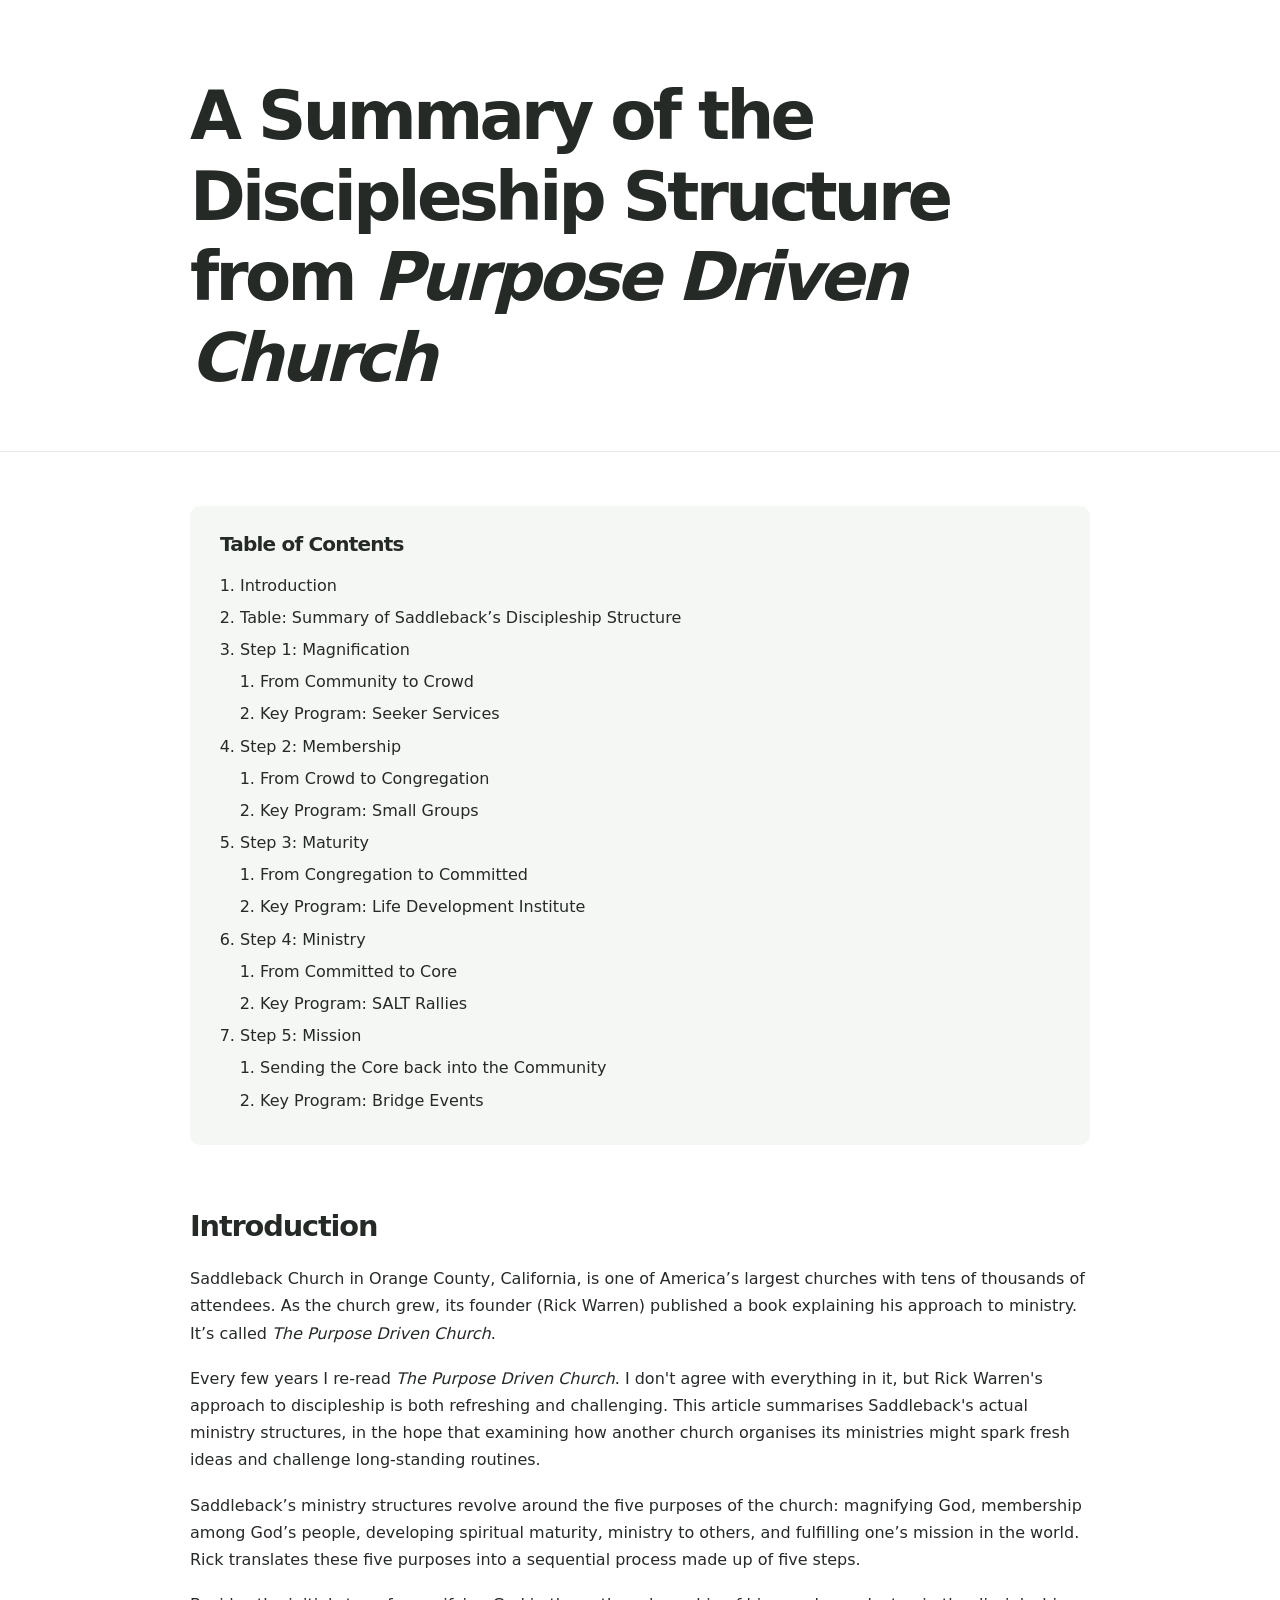
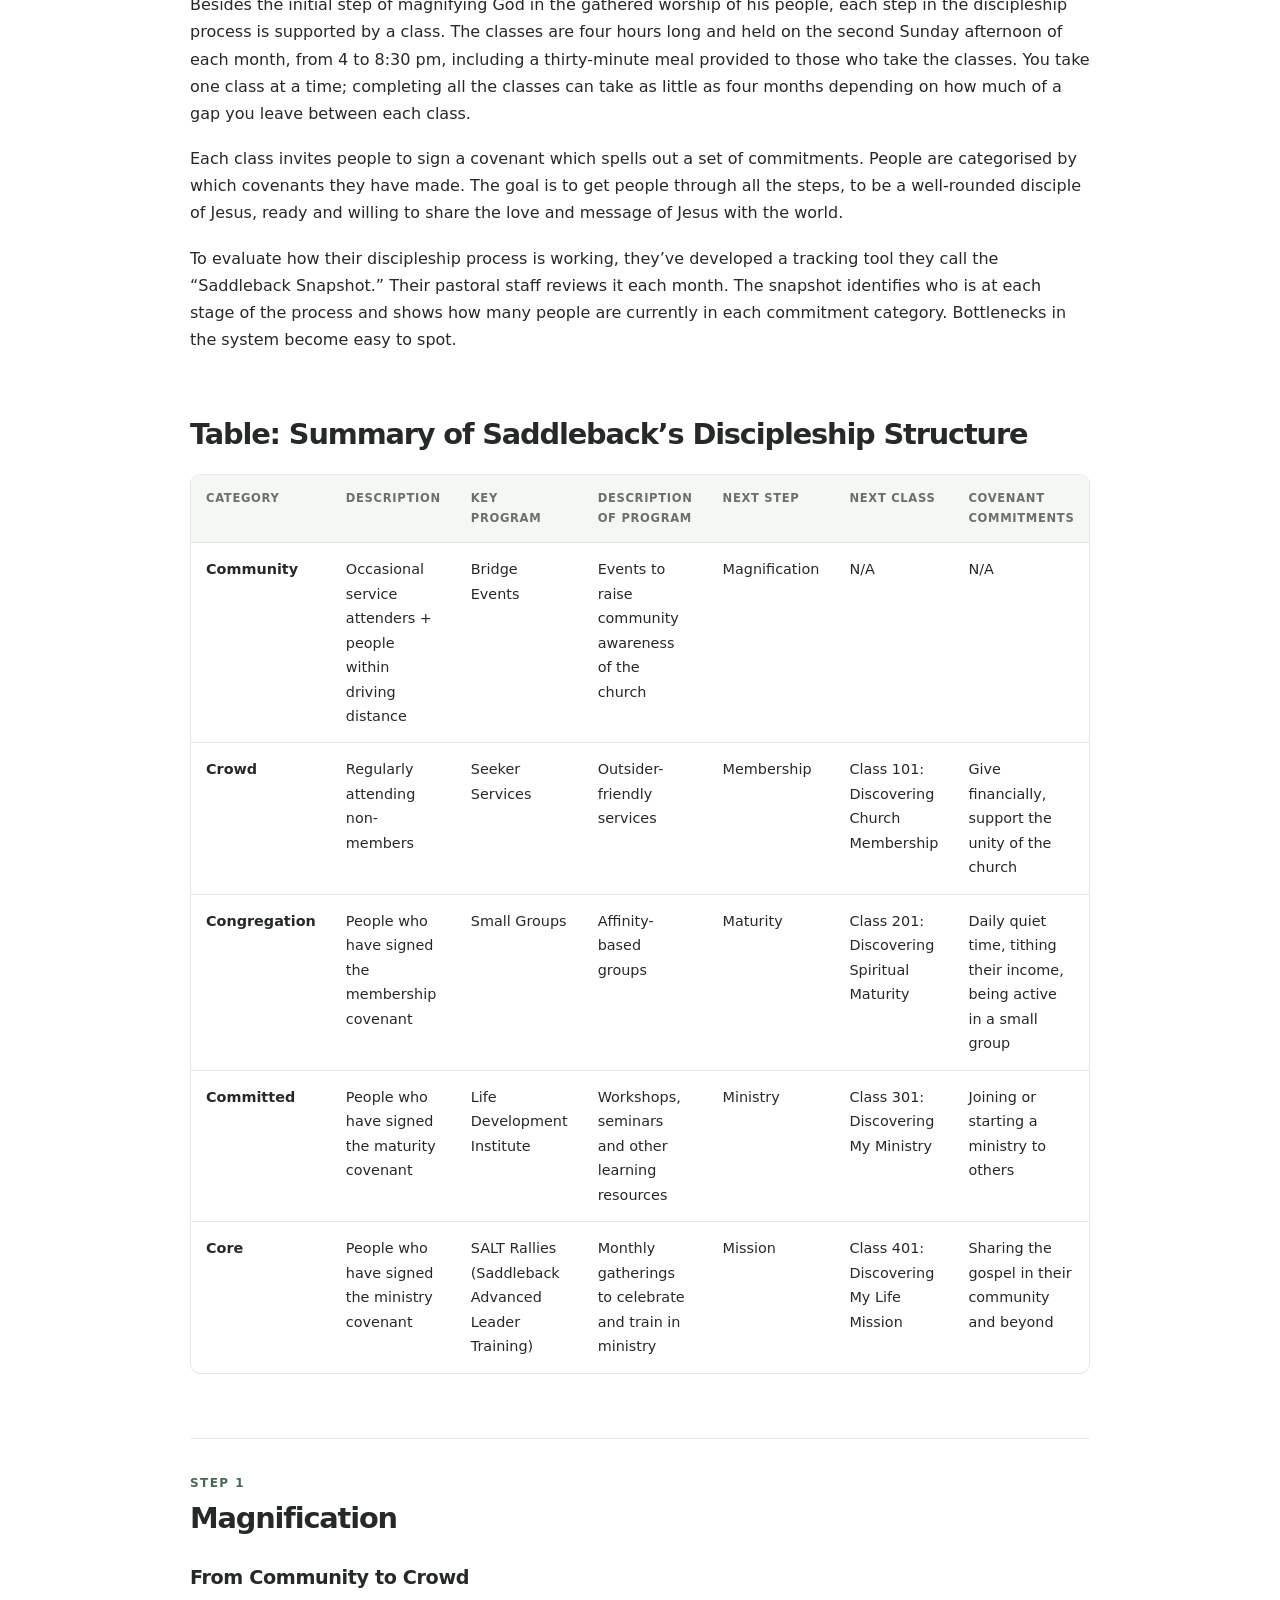
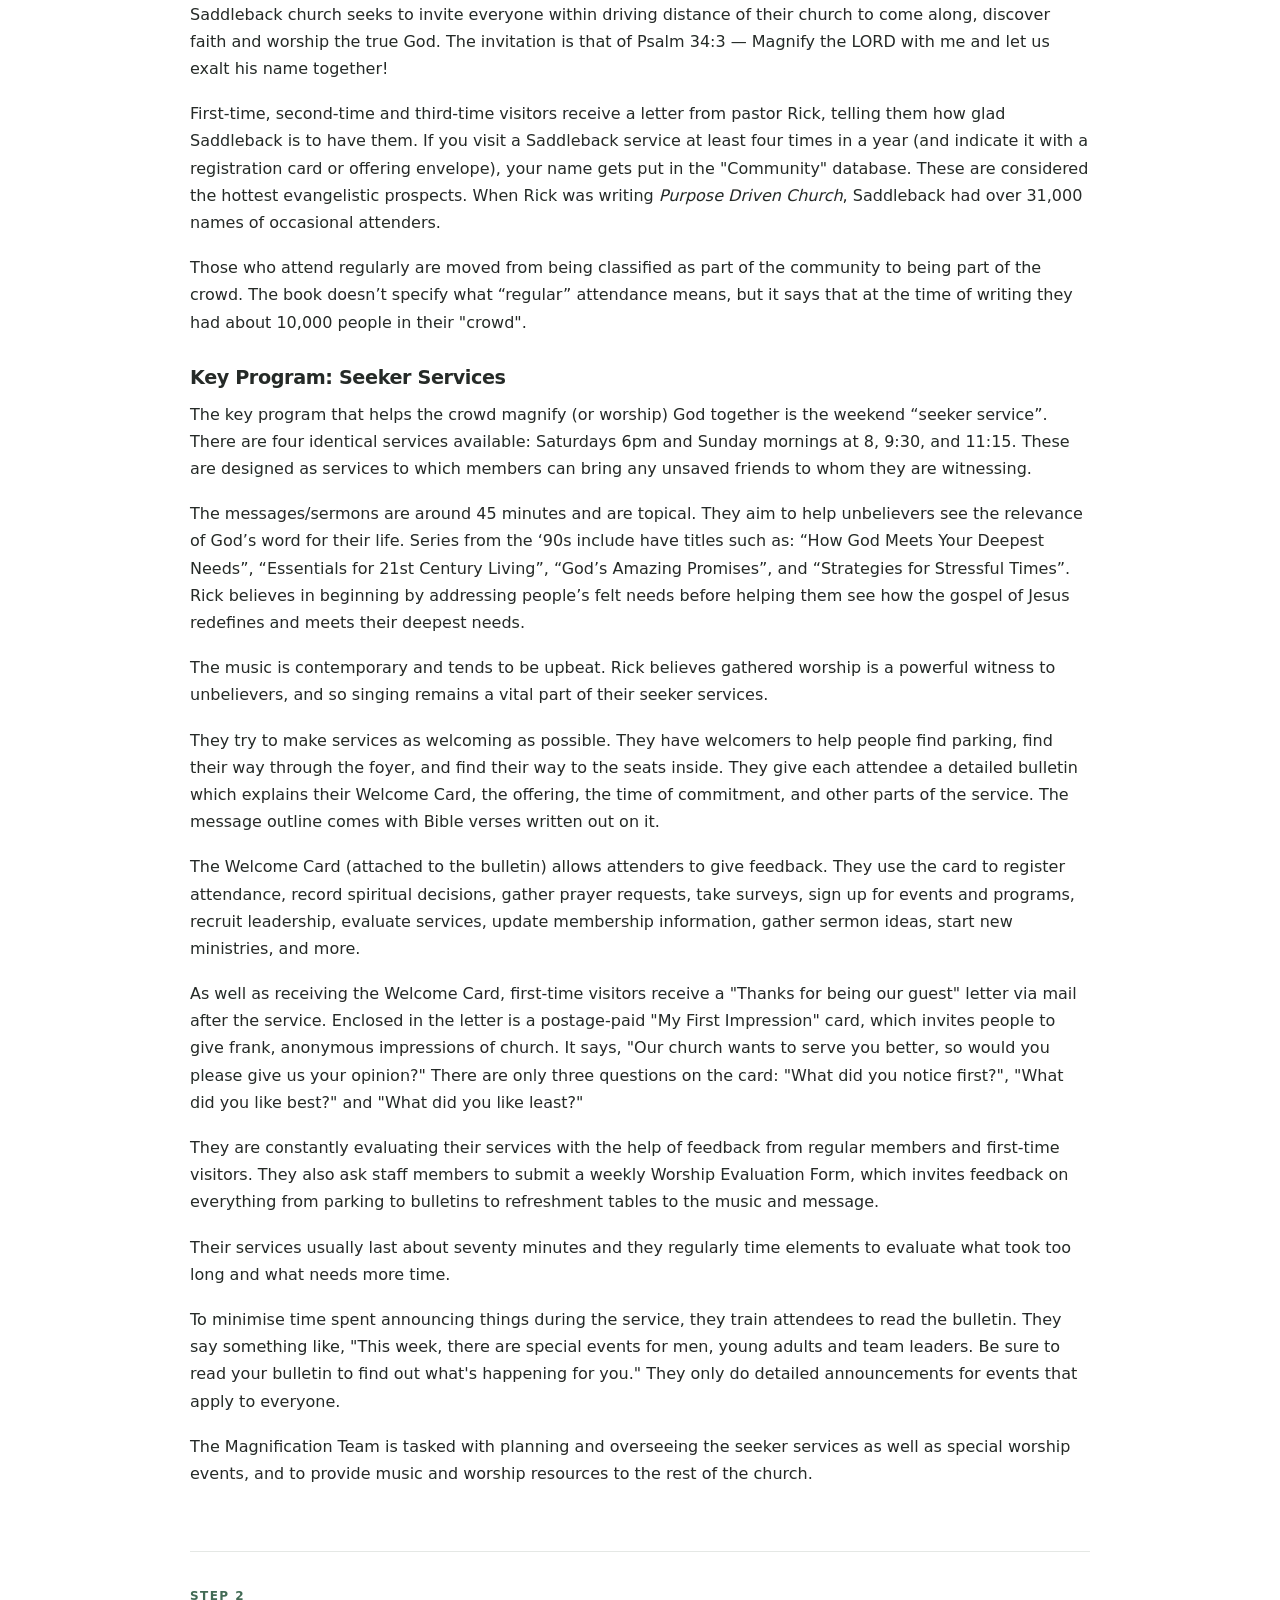
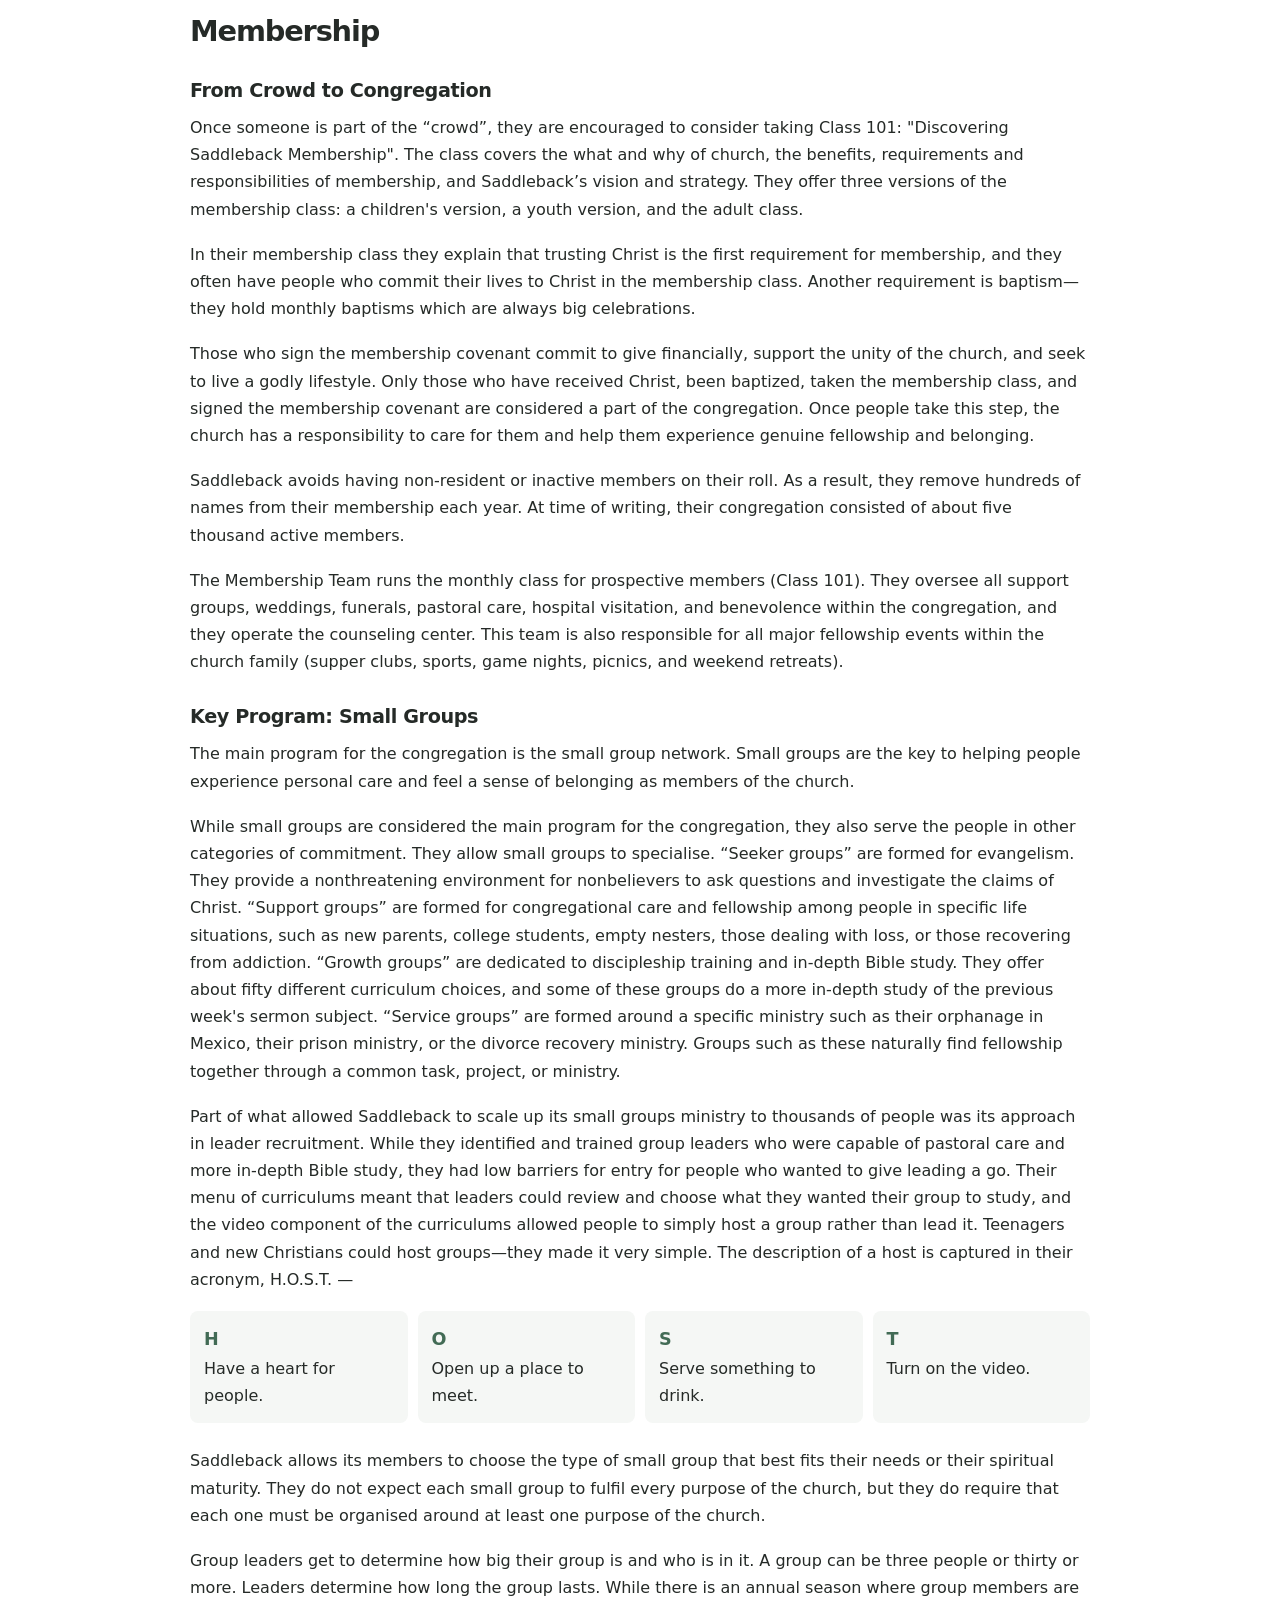
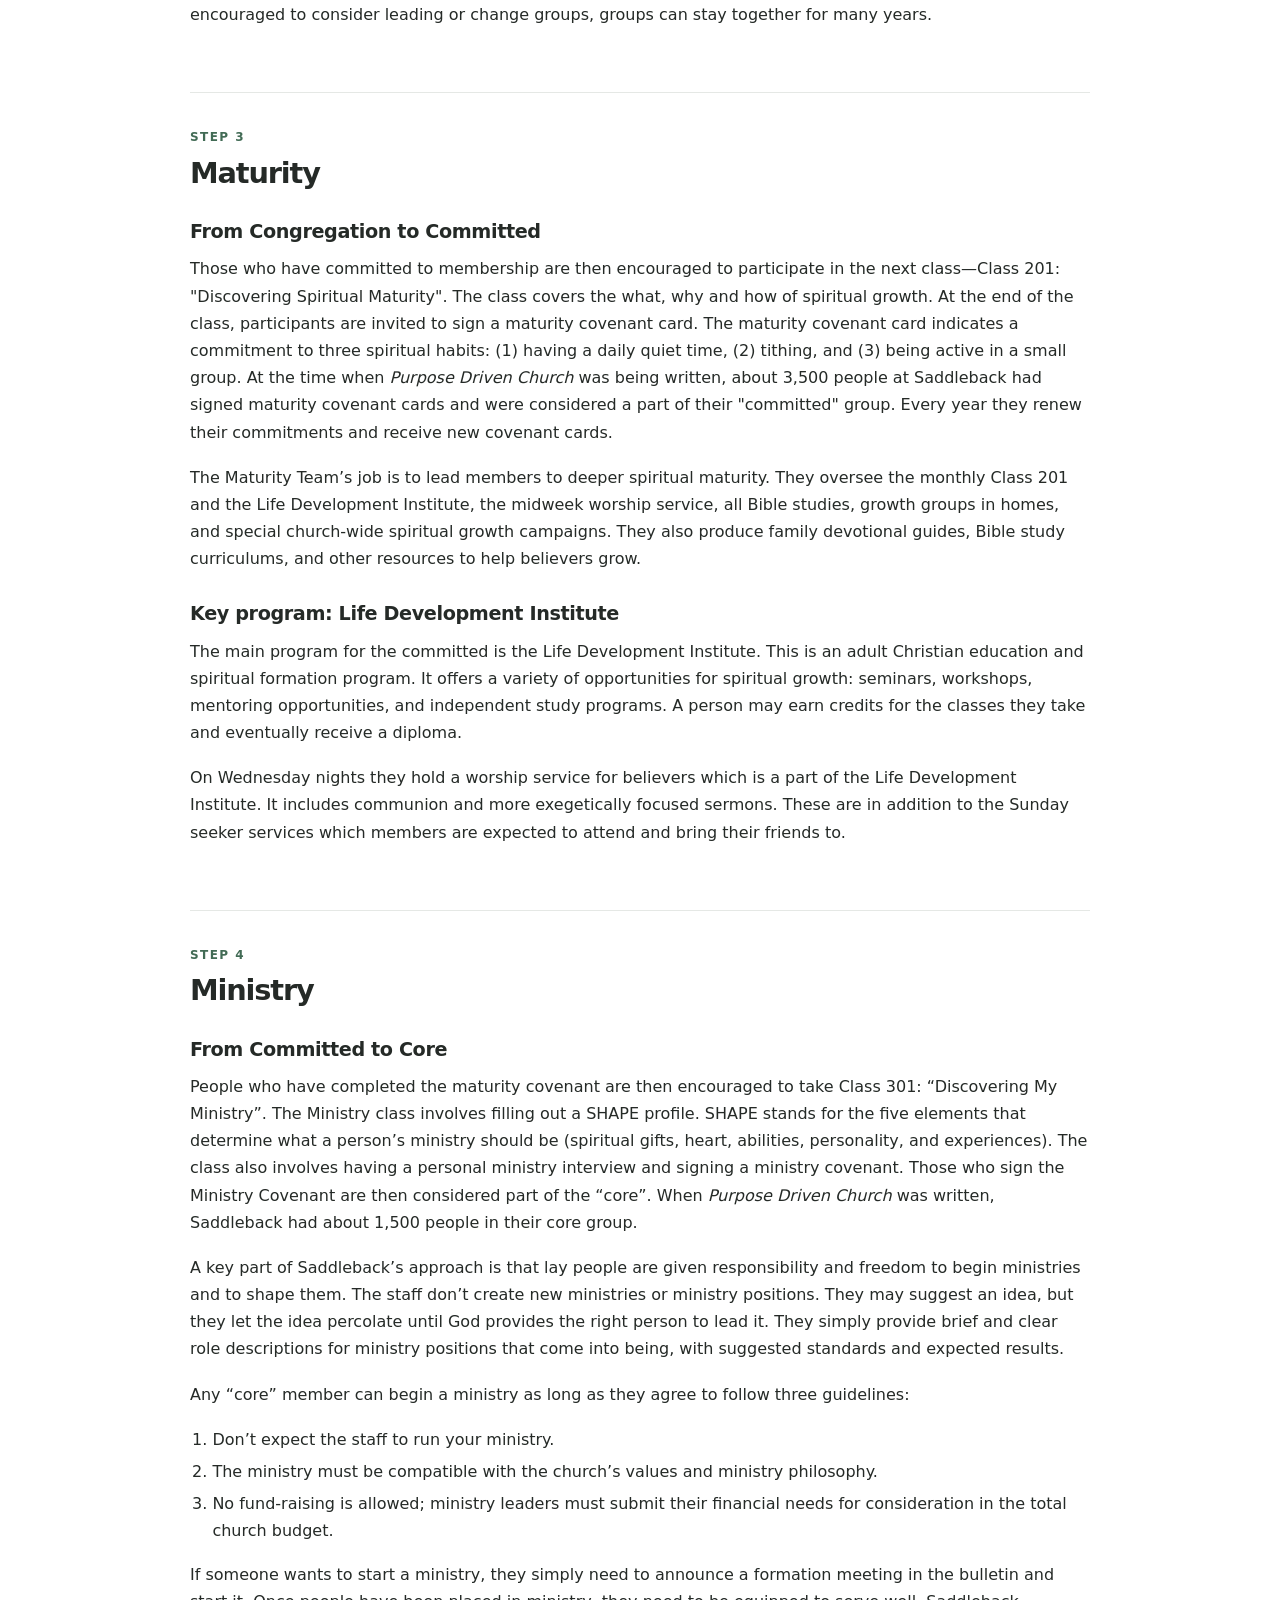
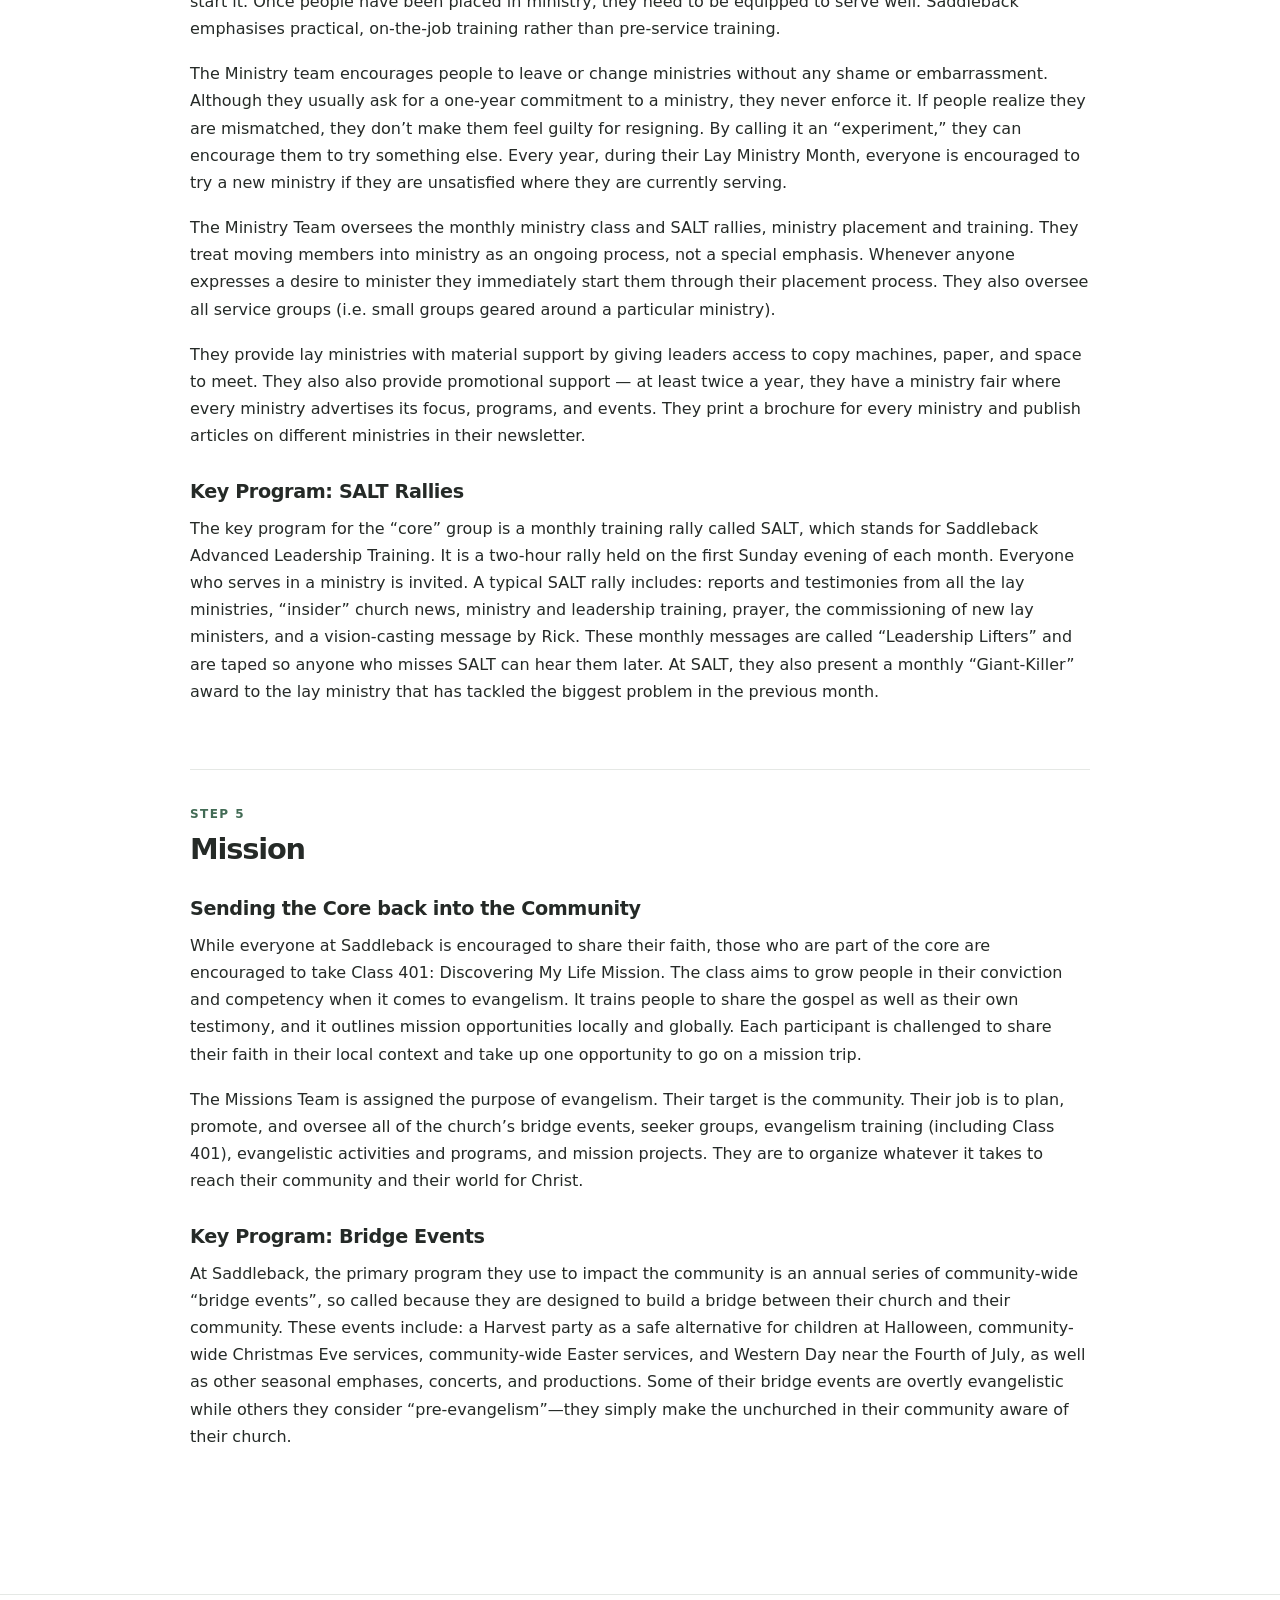
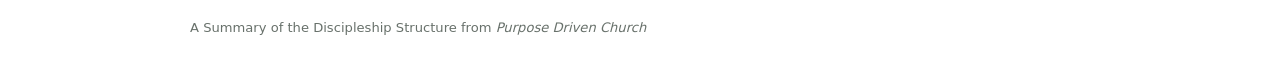
<file: articles/purpose-driven-discipleship-summary/index.html>
<!doctype html>
<html lang="en">
<head>
<meta charset="utf-8">
<meta name="viewport" content="width=device-width, initial-scale=1">
<title>A Summary of the Discipleship Structure from Purpose Driven Church</title>
<style>
  :root {
    --text: #252a27;
    --muted: #68716b;
    --line: #e5e8e5;
    --soft: #f5f7f5;
    --accent: #426b55;
    --width: 900px;
  }

  * { box-sizing: border-box; }

  html { scroll-behavior: smooth; }

  body {
    margin: 0;
    color: var(--text);
    background: #fff;
    font: 16px/1.7 system-ui, -apple-system, BlinkMacSystemFont, "Segoe UI", sans-serif;
    -webkit-font-smoothing: antialiased;
  }

  .page {
    width: min(var(--width), calc(100% - 48px));
    margin-inline: auto;
  }

  header {
    padding: 76px 0 52px;
    border-bottom: 1px solid var(--line);
  }

  h1, h2, h3 { color: var(--text); line-height: 1.2; }

  h1 {
    max-width: 760px;
    margin: 0;
    font-size: clamp(2.5rem, 6vw, 4.2rem);
    font-weight: 650;
    letter-spacing: -.055em;
  }

  main { padding: 54px 0 80px; }

  section { margin: 0 0 64px; }

  h2 {
    margin: 0 0 22px;
    font-size: 1.8rem;
    font-weight: 620;
    letter-spacing: -.04em;
  }

  h3 {
    margin: 30px 0 12px;
    font-size: 1.2rem;
    font-weight: 650;
    letter-spacing: -.02em;
  }

  p { margin: 0 0 18px; }

  .toc {
    padding: 26px 30px;
    background: var(--soft);
    border-radius: 10px;
  }

  .toc h2 {
    margin-bottom: 16px;
    font-size: 1.25rem;
  }

  .toc ol {
    margin: 0;
    padding-left: 1.25rem;
  }

  .toc li { margin: 5px 0; }
  .toc a { color: inherit; text-decoration: none; }
  .toc a:hover { color: var(--accent); text-decoration: underline; }

  .summary-table {
    overflow-x: auto;
    border: 1px solid var(--line);
    border-radius: 10px;
  }

  table {
    width: 100%;
    min-width: 850px;
    border-collapse: collapse;
    text-align: left;
    font-size: .9rem;
  }

  th, td {
    padding: 14px 15px;
    vertical-align: top;
    border-bottom: 1px solid var(--line);
  }

  th {
    background: var(--soft);
    color: var(--muted);
    font-size: .72rem;
    font-weight: 700;
    letter-spacing: .06em;
    text-transform: uppercase;
  }

  tbody tr:last-child td { border-bottom: 0; }
  td:first-child { font-weight: 700; }

  .step {
    padding-top: 34px;
    border-top: 1px solid var(--line);
  }

  .step-number {
    display: block;
    margin-bottom: 8px;
    color: var(--accent);
    font-size: .75rem;
    font-weight: 750;
    letter-spacing: .12em;
    text-transform: uppercase;
  }

  .subtitle {
    margin: -12px 0 24px;
    color: var(--muted);
    font-size: 1.05rem;
  }

  .program {
    margin-top: 28px;
    padding: 22px 26px;
    background: var(--soft);
    border-radius: 10px;
  }

  .program h3 {
    margin: 0 0 12px;
    font-size: 1.15rem;
  }

  .program p:last-child { margin-bottom: 0; }

  ul, ol { padding-left: 1.4rem; }
  li { margin: 5px 0; }

  .host-list {
    display: grid;
    grid-template-columns: repeat(4, 1fr);
    gap: 10px;
    margin: 18px 0 24px;
  }

  .host-list div {
    padding: 14px;
    background: var(--soft);
    border-radius: 8px;
  }

  .host-list strong {
    display: block;
    color: var(--accent);
    font-size: 1.1rem;
  }

  footer {
    padding: 22px 0 36px;
    border-top: 1px solid var(--line);
    color: var(--muted);
    font-size: .82rem;
  }

  @media (max-width: 640px) {
    .page { width: calc(100% - 36px); }
    header { padding: 54px 0 38px; }
    main { padding-top: 36px; }
    section { margin-bottom: 48px; }
    .toc { padding: 22px; }
    .host-list { grid-template-columns: repeat(2, 1fr); }
  }

  @media print {
    .page { width: 100%; }
    header { padding-top: 24px; }
    main { padding-top: 30px; }
    section { break-inside: avoid; }
    a { text-decoration: none; }
  }
</style>
</head>
<body>
<header>
  <div class="page">
    <h1>A Summary of the Discipleship Structure from <i>Purpose Driven Church</i></h1>
  </div>
</header>

<main class="page">
  <section class="toc" aria-labelledby="contents">
    <h2 id="contents">Table of Contents</h2>
    <ol>
      <li><a href="#introduction">Introduction</a></li>
      <li><a href="#summary">Table: Summary of Saddleback’s Discipleship Structure</a></li>
      <li><a href="#magnification">Step 1: Magnification</a>
        <ol>
          <li><a href="#community-to-crowd">From Community to Crowd</a></li>
          <li><a href="#seeker-services">Key Program: Seeker Services</a></li>
        </ol>
      </li>
      <li><a href="#membership">Step 2: Membership</a>
        <ol>
          <li><a href="#crowd-to-congregation">From Crowd to Congregation</a></li>
          <li><a href="#small-groups">Key Program: Small Groups</a></li>
        </ol>
      </li>
      <li><a href="#maturity">Step 3: Maturity</a>
        <ol>
          <li><a href="#congregation-to-committed">From Congregation to Committed</a></li>
          <li><a href="#life-development">Key Program: Life Development Institute</a></li>
        </ol>
      </li>
      <li><a href="#ministry">Step 4: Ministry</a>
        <ol>
          <li><a href="#committed-to-core">From Committed to Core</a></li>
          <li><a href="#salt">Key Program: SALT Rallies</a></li>
        </ol>
      </li>
      <li><a href="#mission">Step 5: Mission</a>
        <ol>
          <li><a href="#core-to-community">Sending the Core back into the Community</a></li>
          <li><a href="#bridge-events">Key Program: Bridge Events</a></li>
        </ol>
      </li>
    </ol>
  </section>

  <section id="introduction">
    <h2>Introduction</h2>
    <p>Saddleback Church in Orange County, California, is one of America’s largest churches with tens of thousands of attendees. As the church grew, its founder (Rick Warren) published a book explaining his approach to ministry. It’s called <em>The Purpose Driven Church</em>.</p>
    <p>Every few years I re-read <em>The Purpose Driven Church</em>. I don't agree with everything in it, but Rick Warren's approach to discipleship is both refreshing and challenging. This article summarises Saddleback's actual ministry structures, in the hope that examining how another church organises its ministries might spark fresh ideas and challenge long-standing routines.</p>
    <p>Saddleback’s ministry structures revolve around the five purposes of the church: magnifying God, membership among God’s people, developing spiritual maturity, ministry to others, and fulfilling one’s mission in the world. Rick translates these five purposes into a sequential process made up of five steps.</p>
    <p>Besides the initial step of magnifying God in the gathered worship of his people, each step in the discipleship process is supported by a class. The classes are four hours long and held on the second Sunday afternoon of each month, from 4 to 8:30 pm, including a thirty-minute meal provided to those who take the classes. You take one class at a time; completing all the classes can take as little as four months depending on how much of a gap you leave between each class.</p>
    <p>Each class invites people to sign a covenant which spells out a set of commitments. People are categorised by which covenants they have made. The goal is to get people through all the steps, to be a well-rounded disciple of Jesus, ready and willing to share the love and message of Jesus with the world.</p>
    <p>To evaluate how their discipleship process is working, they’ve developed a tracking tool they call the “Saddleback Snapshot.” Their pastoral staff reviews it each month. The snapshot identifies who is at each stage of the process and shows how many people are currently in each commitment category. Bottlenecks in the system become easy to spot.</p>
  </section>

  <section id="summary">
    <h2>Table: Summary of Saddleback’s Discipleship Structure</h2>
    <div class="summary-table">
      <table>
        <thead>
          <tr>
            <th>Category</th><th>Description</th><th>Key Program</th><th>Description of Program</th><th>Next Step</th><th>Next Class</th><th>Covenant Commitments</th>
          </tr>
        </thead>
        <tbody>
          <tr>
            <td>Community</td>
            <td>Occasional service attenders + people within driving distance</td>
            <td>Bridge Events</td>
            <td>Events to raise community awareness of the church</td>
            <td>Magnification</td><td>N/A</td><td>N/A</td>
          </tr>
          <tr>
            <td>Crowd</td>
            <td>Regularly attending non-members</td>
            <td>Seeker Services</td>
            <td>Outsider-friendly services</td>
            <td>Membership</td><td>Class 101: Discovering Church Membership</td><td>Give financially, support the unity of the church</td>
          </tr>
          <tr>
            <td>Congregation</td>
            <td>People who have signed the membership covenant</td>
            <td>Small Groups</td>
            <td>Affinity-based groups</td>
            <td>Maturity</td><td>Class 201: Discovering Spiritual Maturity</td><td>Daily quiet time, tithing their income, being active in a small group</td>
          </tr>
          <tr>
            <td>Committed</td>
            <td>People who have signed the maturity covenant</td>
            <td>Life Development Institute</td>
            <td>Workshops, seminars and other learning resources</td>
            <td>Ministry</td><td>Class 301: Discovering My Ministry</td><td>Joining or starting a ministry to others</td>
          </tr>
          <tr>
            <td>Core</td>
            <td>People who have signed the ministry covenant</td>
            <td>SALT Rallies (Saddleback Advanced Leader Training)</td>
            <td>Monthly gatherings to celebrate and train in ministry</td>
            <td>Mission</td><td>Class 401: Discovering My Life Mission</td><td>Sharing the gospel in their community and beyond</td>
          </tr>
        </tbody>
      </table>
    </div>
  </section>

  <section id="magnification" class="step">
    <span class="step-number">Step 1</span>
    <h2>Magnification</h2>
    <h3 id="community-to-crowd">From Community to Crowd</h3>
    <p>Saddleback church seeks to invite everyone within driving distance of their church to come along, discover faith and worship the true God. The invitation is that of Psalm 34:3 — Magnify the LORD with me and let us exalt his name together!</p>
    <p>First-time, second-time and third-time visitors receive a letter from pastor Rick, telling them how glad Saddleback is to have them. If you visit a Saddleback service at least four times in a year (and indicate it with a registration card or offering envelope), your name gets put in the "Community" database. These are considered the hottest evangelistic prospects. When Rick was writing <em>Purpose Driven Church</em>, Saddleback had over 31,000 names of occasional attenders.</p>
    <p>Those who attend regularly are moved from being classified as part of the community to being part of the crowd. The book doesn’t specify what “regular” attendance means, but it says that at the time of writing they had about 10,000 people in their "crowd".</p>

    <h3 id="seeker-services">Key Program: Seeker Services</h3>
    <p>The key program that helps the crowd magnify (or worship) God together is the weekend “seeker service”. There are four identical services available: Saturdays 6pm and Sunday mornings at 8, 9:30, and 11:15. These are designed as services to which members can bring any unsaved friends to whom they are witnessing.</p>
    <p>The messages/sermons are around 45 minutes and are topical. They aim to help unbelievers see the relevance of God’s word for their life. Series from the ‘90s include have titles such as: “How God Meets Your Deepest Needs”, “Essentials for 21st Century Living”, “God’s Amazing Promises”, and “Strategies for Stressful Times”. Rick believes in beginning by addressing people’s felt needs before helping them see how the gospel of Jesus redefines and meets their deepest needs.</p>
    <p>The music is contemporary and tends to be upbeat. Rick believes gathered worship is a powerful witness to unbelievers, and so singing remains a vital part of their seeker services.</p>
    <p>They try to make services as welcoming as possible. They have welcomers to help people find parking, find their way through the foyer, and find their way to the seats inside. They give each attendee a detailed bulletin which explains their Welcome Card, the offering, the time of commitment, and other parts of the service. The message outline comes with Bible verses written out on it.</p>
    <p>The Welcome Card (attached to the bulletin) allows attenders to give feedback. They use the card to register attendance, record spiritual decisions, gather prayer requests, take surveys, sign up for events and programs, recruit leadership, evaluate services, update membership information, gather sermon ideas, start new ministries, and more.</p>
    <p>As well as receiving the Welcome Card, first-time visitors receive a "Thanks for being our guest" letter via mail after the service. Enclosed in the letter is a postage-paid "My First Impression" card, which invites people to give frank, anonymous impressions of church. It says, "Our church wants to serve you better, so would you please give us your opinion?" There are only three questions on the card: "What did you notice first?", "What did you like best?" and "What did you like least?"</p>
    <p>They are constantly evaluating their services with the help of feedback from regular members and first-time visitors. They also ask staff members to submit a weekly Worship Evaluation Form, which invites feedback on everything from parking to bulletins to refreshment tables to the music and message.</p>
    <p>Their services usually last about seventy minutes and they regularly time elements to evaluate what took too long and what needs more time.</p>
    <p>To minimise time spent announcing things during the service, they train attendees to read the bulletin. They say something like, "This week, there are special events for men, young adults and team leaders. Be sure to read your bulletin to find out what's happening for you." They only do detailed announcements for events that apply to everyone.</p>
    <p>The Magnification Team is tasked with planning and overseeing the seeker services as well as special worship events, and to provide music and worship resources to the rest of the church.</p>
  </section>

  <section id="membership" class="step">
    <span class="step-number">Step 2</span>
    <h2>Membership</h2>
    <h3 id="crowd-to-congregation">From Crowd to Congregation</h3>
    <p>Once someone is part of the “crowd”, they are encouraged to consider taking Class 101: "Discovering Saddleback Membership". The class covers the what and why of church, the benefits, requirements and responsibilities of membership, and Saddleback’s vision and strategy. They offer three versions of the membership class: a children's version, a youth version, and the adult class.</p>
    <p>In their membership class they explain that trusting Christ is the first requirement for membership, and they often have people who commit their lives to Christ in the membership class. Another requirement is baptism—they hold monthly baptisms which are always big celebrations.</p>
    <p>Those who sign the membership covenant commit to give financially, support the unity of the church, and seek to live a godly lifestyle. Only those who have received Christ, been baptized, taken the membership class, and signed the membership covenant are considered a part of the congregation. Once people take this step, the church has a responsibility to care for them and help them experience genuine fellowship and belonging.</p>
    <p>Saddleback avoids having non-resident or inactive members on their roll. As a result, they remove hundreds of names from their membership each year. At time of writing, their congregation consisted of about five thousand active members.</p>
    <p>The Membership Team runs the monthly class for prospective members (Class 101). They oversee all support groups, weddings, funerals, pastoral care, hospital visitation, and benevolence within the congregation, and they operate the counseling center. This team is also responsible for all major fellowship events within the church family (supper clubs, sports, game nights, picnics, and weekend retreats).</p>

    <h3 id="small-groups">Key Program: Small Groups</h3>
    <p>The main program for the congregation is the small group network. Small groups are the key to helping people experience personal care and feel a sense of belonging as members of the church.</p>
    <p>While small groups are considered the main program for the congregation, they also serve the people in other categories of commitment. They allow small groups to specialise. “Seeker groups” are formed for evangelism. They provide a nonthreatening environment for nonbelievers to ask questions and investigate the claims of Christ. “Support groups” are formed for congregational care and fellowship among people in specific life situations, such as new parents, college students, empty nesters, those dealing with loss, or those recovering from addiction. “Growth groups” are dedicated to discipleship training and in-depth Bible study. They offer about fifty different curriculum choices, and some of these groups do a more in-depth study of the previous week's sermon subject. “Service groups” are formed around a specific ministry such as their orphanage in Mexico, their prison ministry, or the divorce recovery ministry. Groups such as these naturally find fellowship together through a common task, project, or ministry.</p>
    <p>Part of what allowed Saddleback to scale up its small groups ministry to thousands of people was its approach in leader recruitment. While they identified and trained group leaders who were capable of pastoral care and more in-depth Bible study, they had low barriers for entry for people who wanted to give leading a go. Their menu of curriculums meant that leaders could review and choose what they wanted their group to study, and the video component of the curriculums allowed people to simply host a group rather than lead it. Teenagers and new Christians could host groups—they made it very simple. The description of a host is captured in their acronym, H.O.S.T. —</p>
    <div class="host-list">
      <div><strong>H</strong>Have a heart for people.</div>
      <div><strong>O</strong>Open up a place to meet.</div>
      <div><strong>S</strong>Serve something to drink.</div>
      <div><strong>T</strong>Turn on the video.</div>
    </div>
    <p>Saddleback allows its members to choose the type of small group that best fits their needs or their spiritual maturity. They do not expect each small group to fulfil every purpose of the church, but they do require that each one must be organised around at least one purpose of the church.</p>
    <p>Group leaders get to determine how big their group is and who is in it. A group can be three people or thirty or more. Leaders determine how long the group lasts. While there is an annual season where group members are encouraged to consider leading or change groups, groups can stay together for many years.</p>
  </section>

  <section id="maturity" class="step">
    <span class="step-number">Step 3</span>
    <h2>Maturity</h2>
    <h3 id="congregation-to-committed">From Congregation to Committed</h3>
    <p>Those who have committed to membership are then encouraged to participate in the next class—Class 201: "Discovering Spiritual Maturity". The class covers the what, why and how of spiritual growth. At the end of the class, participants are invited to sign a maturity covenant card. The maturity covenant card indicates a commitment to three spiritual habits: (1) having a daily quiet time, (2) tithing, and (3) being active in a small group. At the time when <em>Purpose Driven Church</em> was being written, about 3,500 people at Saddleback had signed maturity covenant cards and were considered a part of their "committed" group. Every year they renew their commitments and receive new covenant cards.</p>
    <p>The Maturity Team’s job is to lead members to deeper spiritual maturity. They oversee the monthly Class 201 and the Life Development Institute, the midweek worship service, all Bible studies, growth groups in homes, and special church-wide spiritual growth campaigns. They also produce family devotional guides, Bible study curriculums, and other resources to help believers grow.</p>

    <h3 id="life-development">Key program: Life Development Institute</h3>
    <p>The main program for the committed is the Life Development Institute. This is an adult Christian education and spiritual formation program. It offers a variety of opportunities for spiritual growth: seminars, workshops, mentoring opportunities, and independent study programs. A person may earn credits for the classes they take and eventually receive a diploma.</p>
    <p>On Wednesday nights they hold a worship service for believers which is a part of the Life Development Institute. It includes communion and more exegetically focused sermons. These are in addition to the Sunday seeker services which members are expected to attend and bring their friends to.</p>
  </section>

  <section id="ministry" class="step">
    <span class="step-number">Step 4</span>
    <h2>Ministry</h2>
    <h3 id="committed-to-core">From Committed to Core</h3>
    <p>People who have completed the maturity covenant are then encouraged to take Class 301: “Discovering My Ministry”. The Ministry class involves filling out a SHAPE profile. SHAPE stands for the five elements that determine what a person’s ministry should be (spiritual gifts, heart, abilities, personality, and experiences). The class also involves having a personal ministry interview and signing a ministry covenant. Those who sign the Ministry Covenant are then considered part of the “core”. When <em>Purpose Driven Church</em> was written, Saddleback had about 1,500 people in their core group.</p>
    <p>A key part of Saddleback’s approach is that lay people are given responsibility and freedom to begin ministries and to shape them. The staff don’t create new ministries or ministry positions. They may suggest an idea, but they let the idea percolate until God provides the right person to lead it. They simply provide brief and clear role descriptions for ministry positions that come into being, with suggested standards and expected results.</p>
    <p>Any “core” member can begin a ministry as long as they agree to follow three guidelines:</p>
    <ol>
      <li>Don’t expect the staff to run your ministry.</li>
      <li>The ministry must be compatible with the church’s values and ministry philosophy.</li>
      <li>No fund-raising is allowed; ministry leaders must submit their financial needs for consideration in the total church budget.</li>
    </ol>
    <p>If someone wants to start a ministry, they simply need to announce a formation meeting in the bulletin and start it. Once people have been placed in ministry, they need to be equipped to serve well. Saddleback emphasises practical, on-the-job training rather than pre-service training.</p>
    <p>The Ministry team encourages people to leave or change ministries without any shame or embarrassment. Although they usually ask for a one-year commitment to a ministry, they never enforce it. If people realize they are mismatched, they don’t make them feel guilty for resigning. By calling it an “experiment,” they can encourage them to try something else. Every year, during their Lay Ministry Month, everyone is encouraged to try a new ministry if they are unsatisfied where they are currently serving.</p>
    <p>The Ministry Team oversees the monthly ministry class and SALT rallies, ministry placement and training. They treat moving members into ministry as an ongoing process, not a special emphasis. Whenever anyone expresses a desire to minister they immediately start them through their placement process. They also oversee all service groups (i.e. small groups geared around a particular ministry).</p>
    <p>They provide lay ministries with material support by giving leaders access to copy machines, paper, and space to meet. They also also provide promotional support — at least twice a year, they have a ministry fair where every ministry advertises its focus, programs, and events. They print a brochure for every ministry and publish articles on different ministries in their newsletter.</p>

    <h3 id="salt">Key Program: SALT Rallies</h3>
    <p>The key program for the “core” group is a monthly training rally called SALT, which stands for Saddleback Advanced Leadership Training. It is a two-hour rally held on the first Sunday evening of each month. Everyone who serves in a ministry is invited. A typical SALT rally includes: reports and testimonies from all the lay ministries, “insider” church news, ministry and leadership training, prayer, the commissioning of new lay ministers, and a vision-casting message by Rick. These monthly messages are called “Leadership Lifters” and are taped so anyone who misses SALT can hear them later. At SALT, they also present a monthly “Giant-Killer” award to the lay ministry that has tackled the biggest problem in the previous month.</p>
  </section>

  <section id="mission" class="step">
    <span class="step-number">Step 5</span>
    <h2>Mission</h2>
    <h3 id="core-to-community">Sending the Core back into the Community</h3>
    <p>While everyone at Saddleback is encouraged to share their faith, those who are part of the core are encouraged to take Class 401: Discovering My Life Mission. The class aims to grow people in their conviction and competency when it comes to evangelism. It trains people to share the gospel as well as their own testimony, and it outlines mission opportunities locally and globally. Each participant is challenged to share their faith in their local context and take up one opportunity to go on a mission trip.</p>
    <p>The Missions Team is assigned the purpose of evangelism. Their target is the community. Their job is to plan, promote, and oversee all of the church’s bridge events, seeker groups, evangelism training (including Class 401), evangelistic activities and programs, and mission projects. They are to organize whatever it takes to reach their community and their world for Christ.</p>

    <h3 id="bridge-events">Key Program: Bridge Events</h3>
    <p>At Saddleback, the primary program they use to impact the community is an annual series of community-wide “bridge events”, so called because they are designed to build a bridge between their church and their community. These events include: a Harvest party as a safe alternative for children at Halloween, community-wide Christmas Eve services, community-wide Easter services, and Western Day near the Fourth of July, as well as other seasonal emphases, concerts, and productions. Some of their bridge events are overtly evangelistic while others they consider “pre-evangelism”—they simply make the unchurched in their community aware of their church.</p>
  </section>
</main>

<footer>
  <div class="page">A Summary of the Discipleship Structure from <em>Purpose Driven Church</em></div>
</footer>
</body>
</html>
</file>
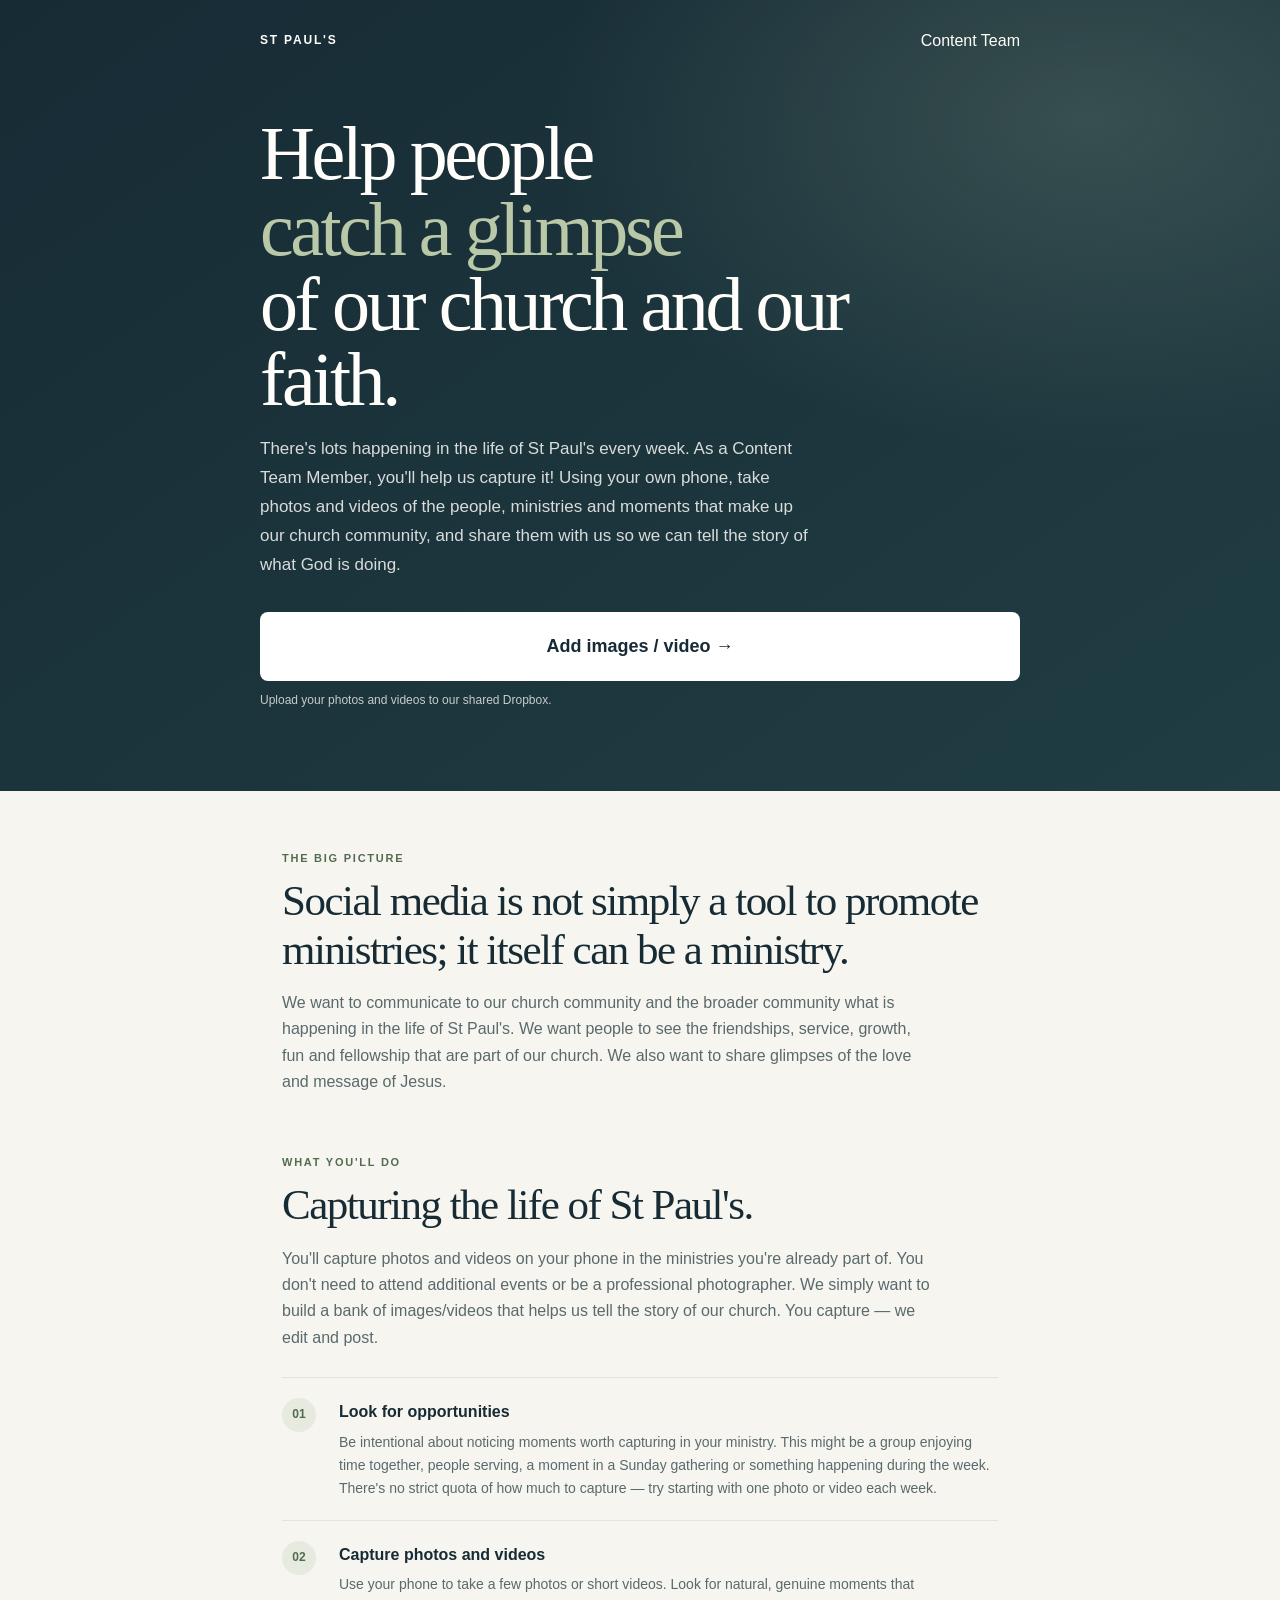
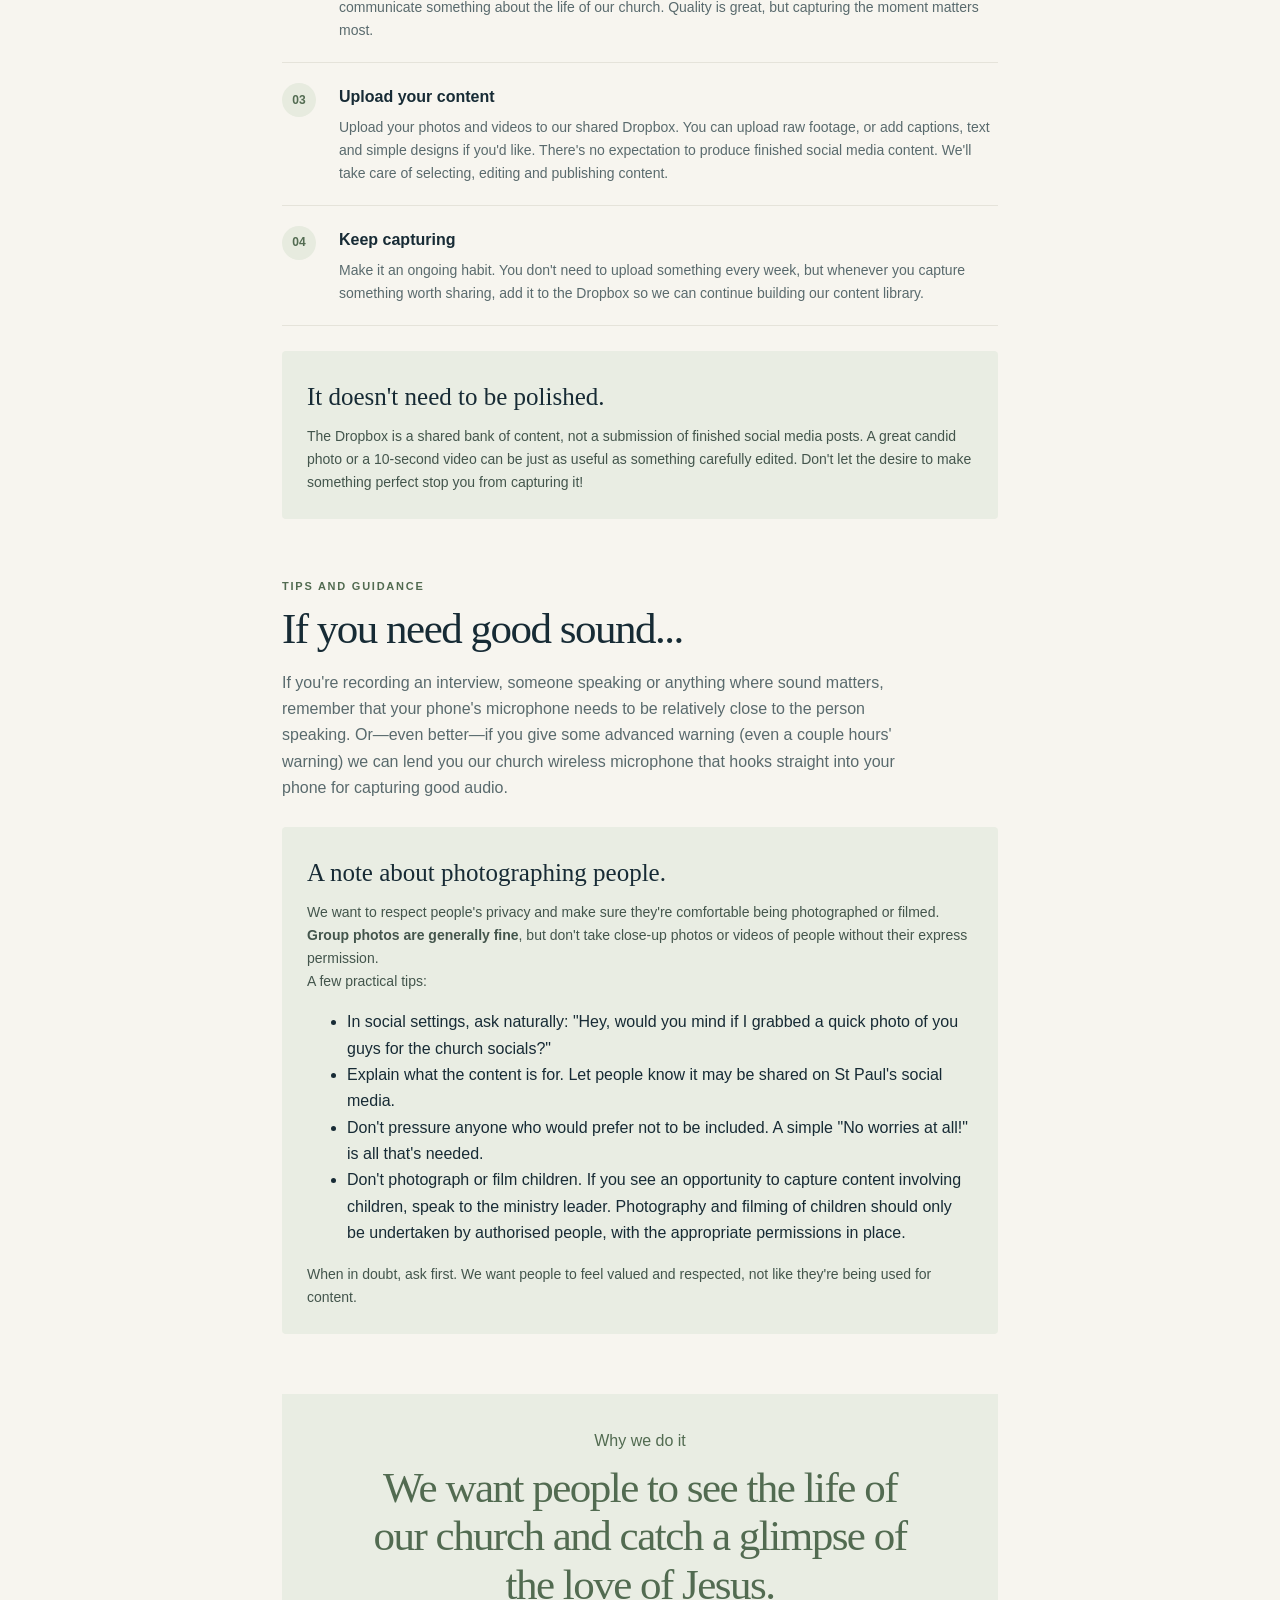
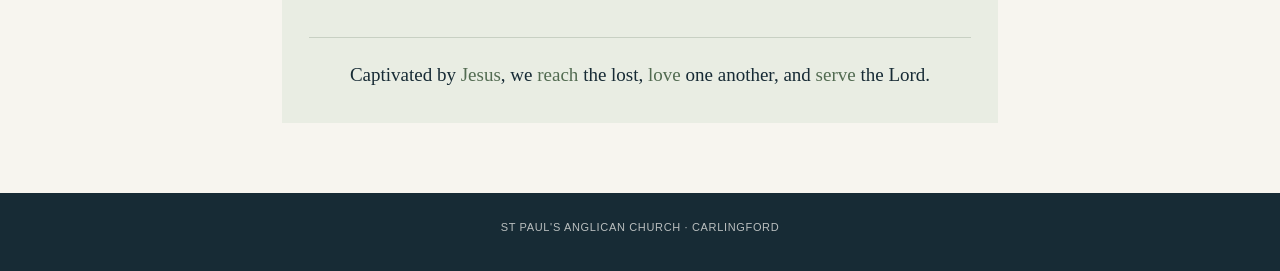
<file: role-descriptions/content-team/index.html>
<!DOCTYPE html>
<html lang="en">
<head>
  <meta charset="UTF-8">
  <meta name="viewport" content="width=device-width, initial-scale=1">
  <meta name="theme-color" content="#172b35">
  <title>Content Team Member</title>
  <link rel="stylesheet" href="../style.css">
</head>
<body>
  <div class="page">
    <header class="hero">
      <div class="hero-inner">
        <div class="topline">
          <div class="brand">St Paul's</div>
          <div class="brow">Content Team</div>
        </div>
        <h1>Help people <br><span>catch a glimpse</span><br> of our church and our faith.</h1>
        <p class="hero-copy">There's lots happening in the life of St Paul's every week. As a Content Team Member, you'll help us capture it! Using your own phone, take photos and videos of the people, ministries and moments that make up our church community, and share them with us so we can tell the story of what God is doing.</p>

        <a href="https://www.dropbox.com/scl/fo/yk8a7lq4922afmyvhxdxn/APNmd6oZ7a59Sa4FA1wB7KI?rlkey=u4o8xzn8wc9mbzullej49kmeo&st=lb9pzhck&dl=0" style="display:block; margin-top:32px; padding:20px 28px; background:#fff; color:#172b35; border-radius:8px; text-align:center; text-decoration:none; font-size:18px; font-weight:700;">
          Add images / video →
        </a>
        <p style="font-size:12px; margin-top:10px; opacity:0.75;">Upload your photos and videos to our shared Dropbox.</p>
      </div>
    </header>

    <main>

      <section>
        <div class="section-label">The big picture</div>
        <h2>Social media is not simply a tool to promote ministries; it itself can be a ministry.</h2>
        <p class="lead">We want to communicate to our church community and the broader community what is happening in the life of St Paul's. We want people to see the friendships, service, growth, fun and fellowship that are part of our church. We also want to share glimpses of the love and message of Jesus.</p>
        
      </section>

      <section>
        <div class="section-label">What you'll do</div>
        <h2>Capturing the life of St Paul's.</h2>
        <p class="lead">You'll capture photos and videos on your phone in the ministries you're already part of. You don't need to attend additional events or be a professional photographer. We simply want to build a bank of images/videos that helps us tell the story of our church. You capture — we edit and post.</p>

        <div class="steps">
          <div class="step">
            <div class="number">01</div>
            <div>
              <h3>Look for opportunities</h3>
              <p>Be intentional about noticing moments worth capturing in your ministry. This might be a group enjoying time together, people serving, a moment in a Sunday gathering or something happening during the week. There's no strict quota of how much to capture — try starting with one photo or video each week.</p>
            </div>
          </div>
          <div class="step">
            <div class="number">02</div>
            <div>
              <h3>Capture photos and videos</h3>
              <p>Use your phone to take a few photos or short videos. Look for natural, genuine moments that communicate something about the life of our church. Quality is great, but capturing the moment matters most.</p>
            </div>
          </div>
          <div class="step">
            <div class="number">03</div>
            <div>
              <h3>Upload your content</h3>
              <p>Upload your photos and videos to our shared Dropbox. You can upload raw footage, or add captions, text and simple designs if you'd like. There's no expectation to produce finished social media content. We'll take care of selecting, editing and publishing content.</p>
            </div>
          </div>
          <div class="step">
            <div class="number">04</div>
            <div>
              <h3>Keep capturing</h3>
              <p>Make it an ongoing habit. You don't need to upload something every week, but whenever you capture something worth sharing, add it to the Dropbox so we can continue building our content library.</p>
            </div>
          </div>
        </div>

        <div class="support">
          <h3>It doesn't need to be polished.</h3>
          <p>The Dropbox is a shared bank of content, not a submission of finished social media posts. A great candid photo or a 10-second video can be just as useful as something carefully edited. Don't let the desire to make something perfect stop you from capturing it!</p>
        </div>
      </section>

      <section>
        <div class="section-label">Tips and guidance</div>
        <h2>If you need good sound...</h2>
        <p class="lead">If you're recording an interview, someone speaking or anything where sound matters, remember that your phone's microphone needs to be relatively close to the person speaking. Or—even better—if you give some advanced warning (even a couple hours' warning) we can lend you our church wireless microphone that hooks straight into your phone for capturing good audio.</p>

        <div class="support">
          <h3>A note about photographing people.</h3>
          <p>We want to respect people's privacy and make sure they're comfortable being photographed or filmed. <strong>Group photos are generally fine</strong>, but don't take close-up photos or videos of people without their express permission.</p>
          <p>A few practical tips:</p>
          <ul>
            <li>In social settings, ask naturally: "Hey, would you mind if I grabbed a quick photo of you guys for the church socials?"</li>
            <li>Explain what the content is for. Let people know it may be shared on St Paul's social media.</li>
            <li>Don't pressure anyone who would prefer not to be included. A simple "No worries at all!" is all that's needed.</li>
              <li>Don't photograph or film children. If you see an opportunity to capture content involving children, speak to the ministry leader. Photography and filming of children should only be undertaken by authorised people, with the appropriate permissions in place.</li>
          </ul>
          <p>When in doubt, ask first. We want people to feel valued and respected, not like they're being used for content.</p>
        </div>
      </section>

      <section class="closing">
        <div>Why we do it</div>
        <h2>We want people to see the life of our church and catch a glimpse of the love of Jesus.</h2>
        <div class="mission">Captivated by <strong>Jesus</strong>, we <strong>reach</strong> the lost, <strong>love</strong> one another, and <strong>serve</strong> the Lord.</div>
      </section>

    </main>

    <footer>
      ST PAUL'S ANGLICAN CHURCH · CARLINGFORD
    </footer>
  </div>
</body>
</html>
</file>
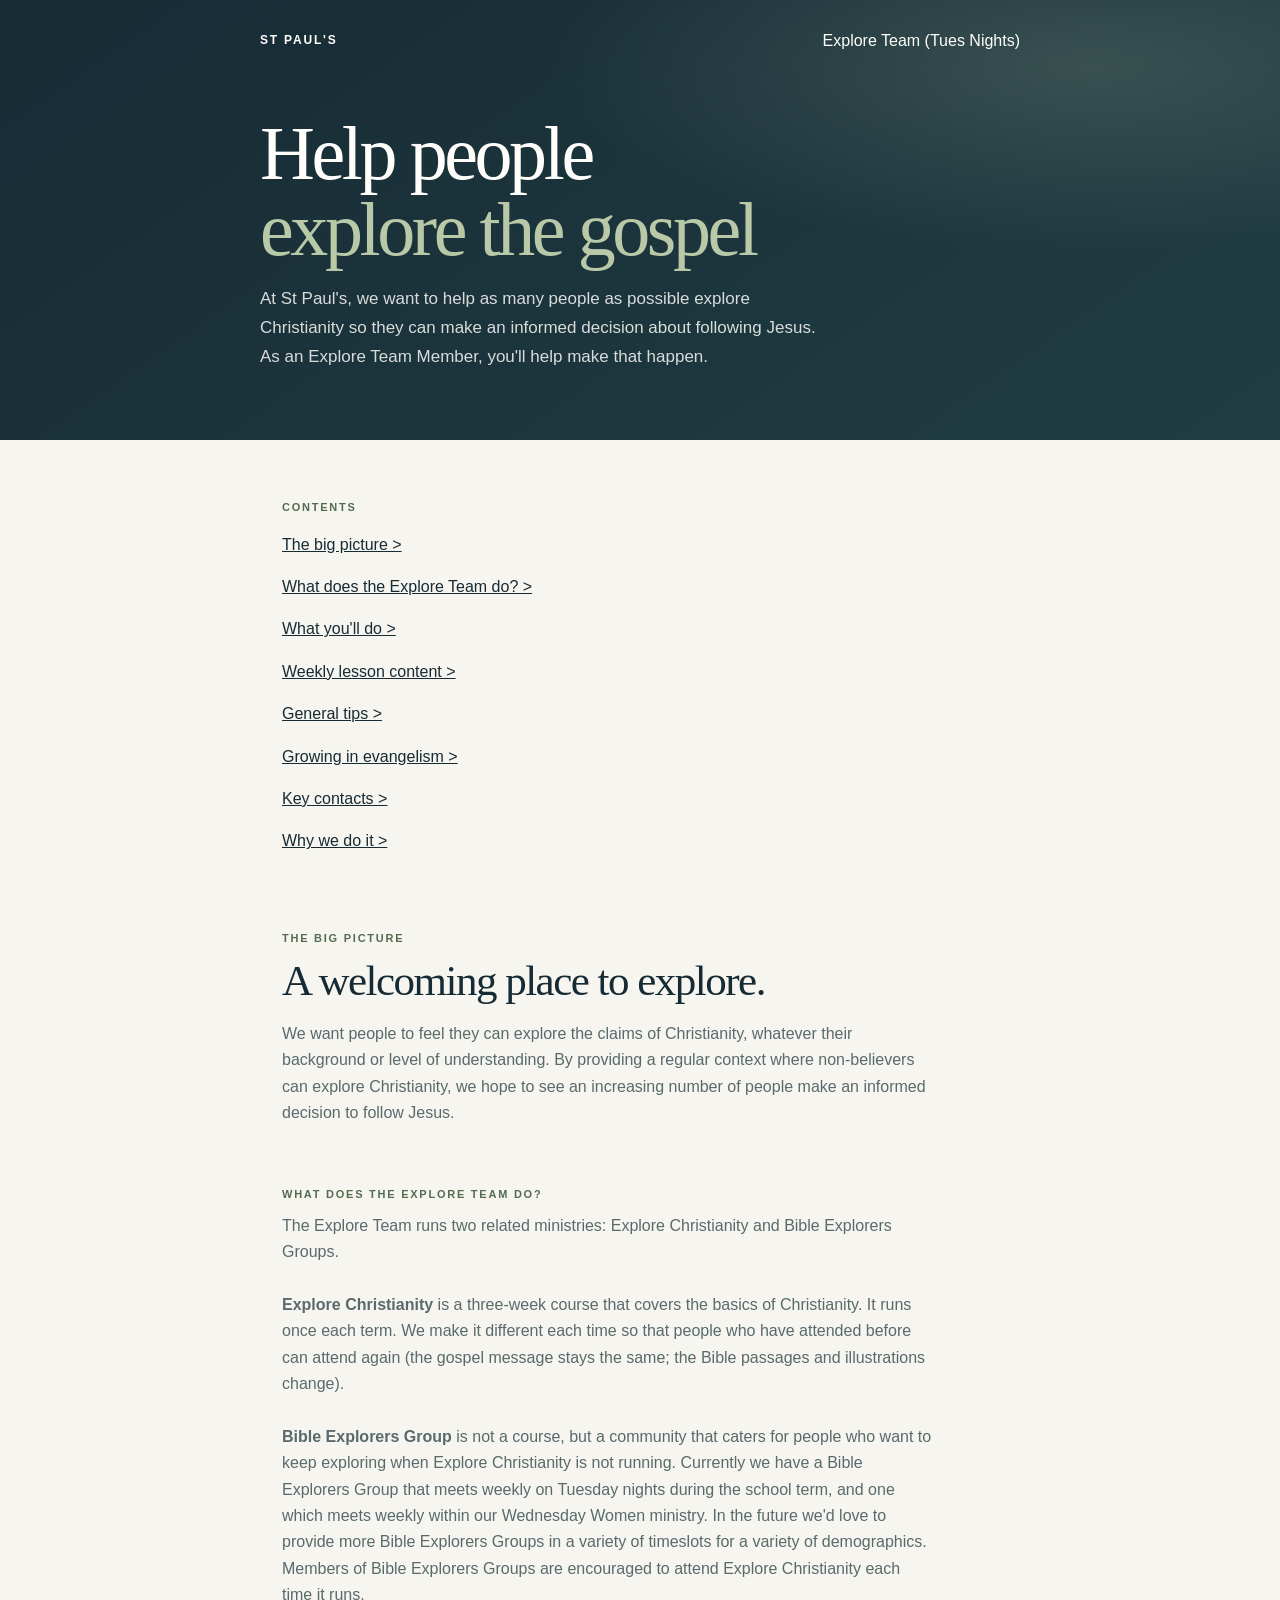
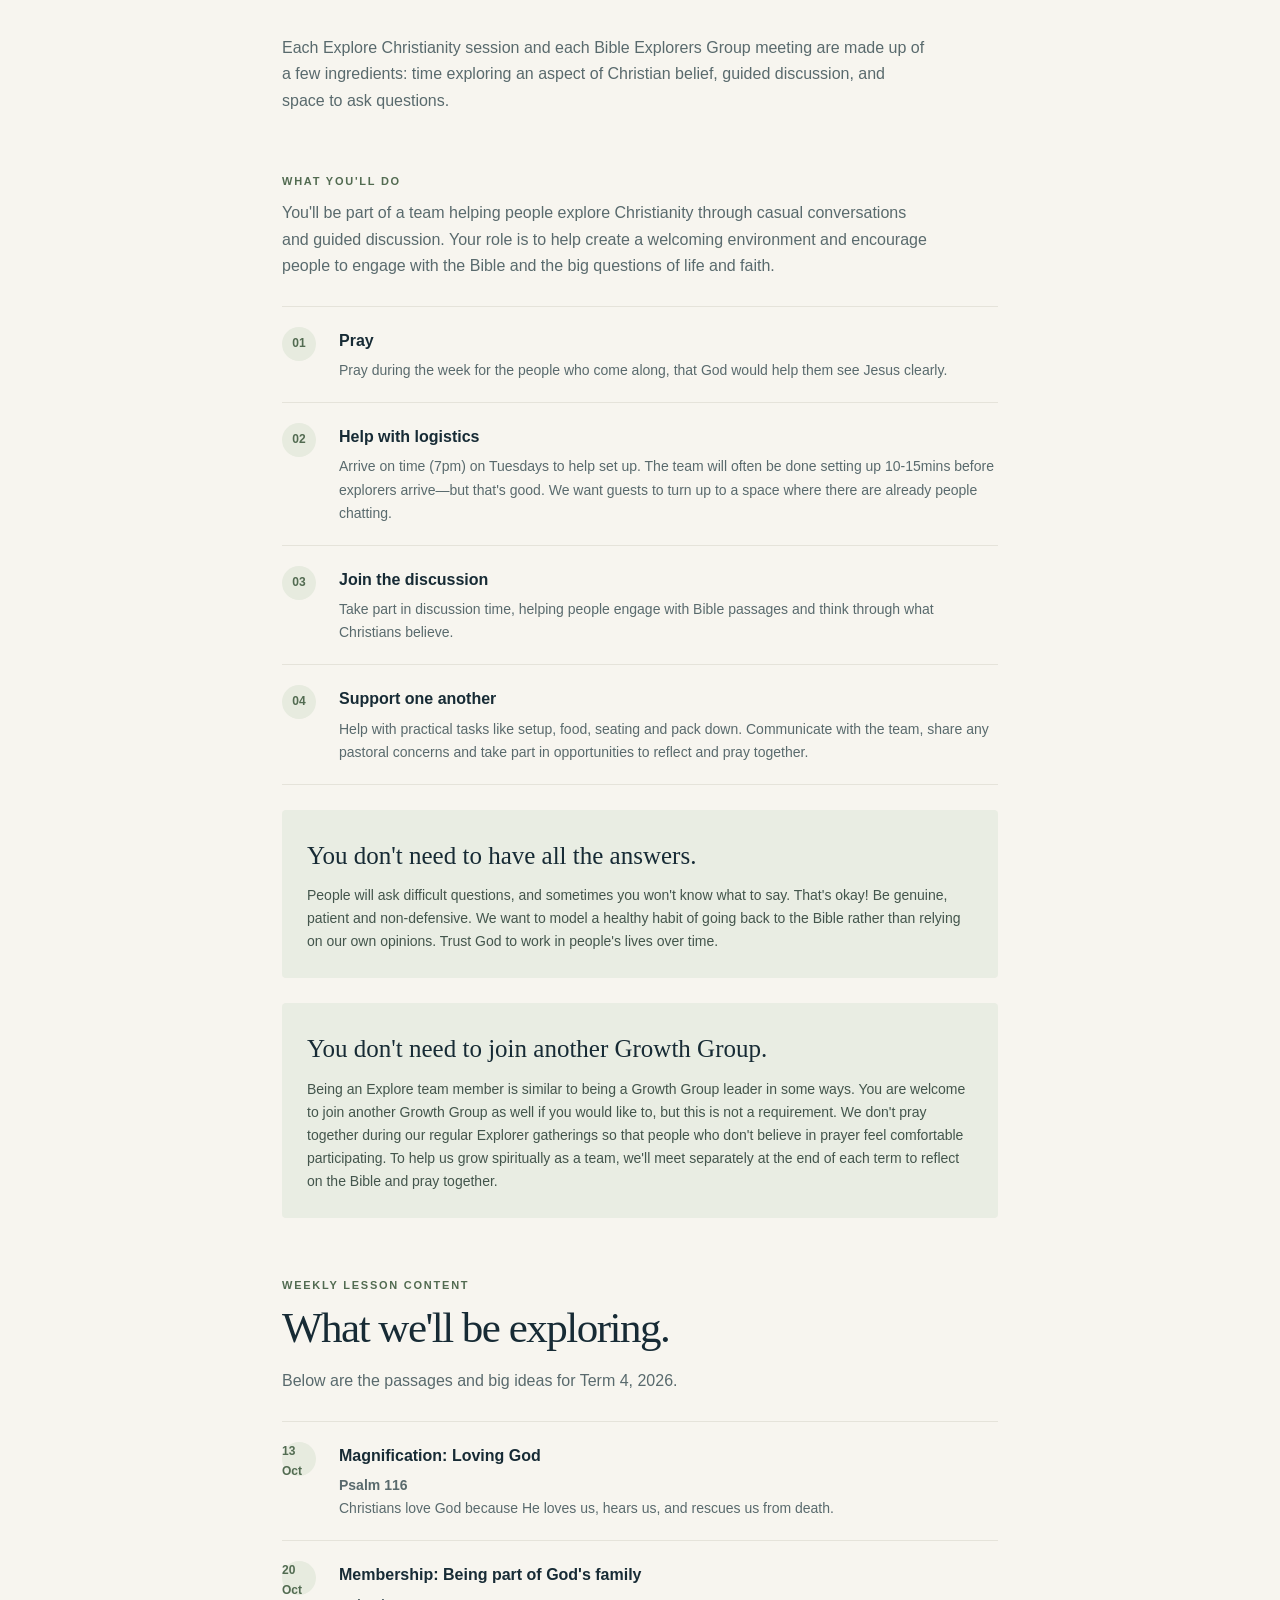
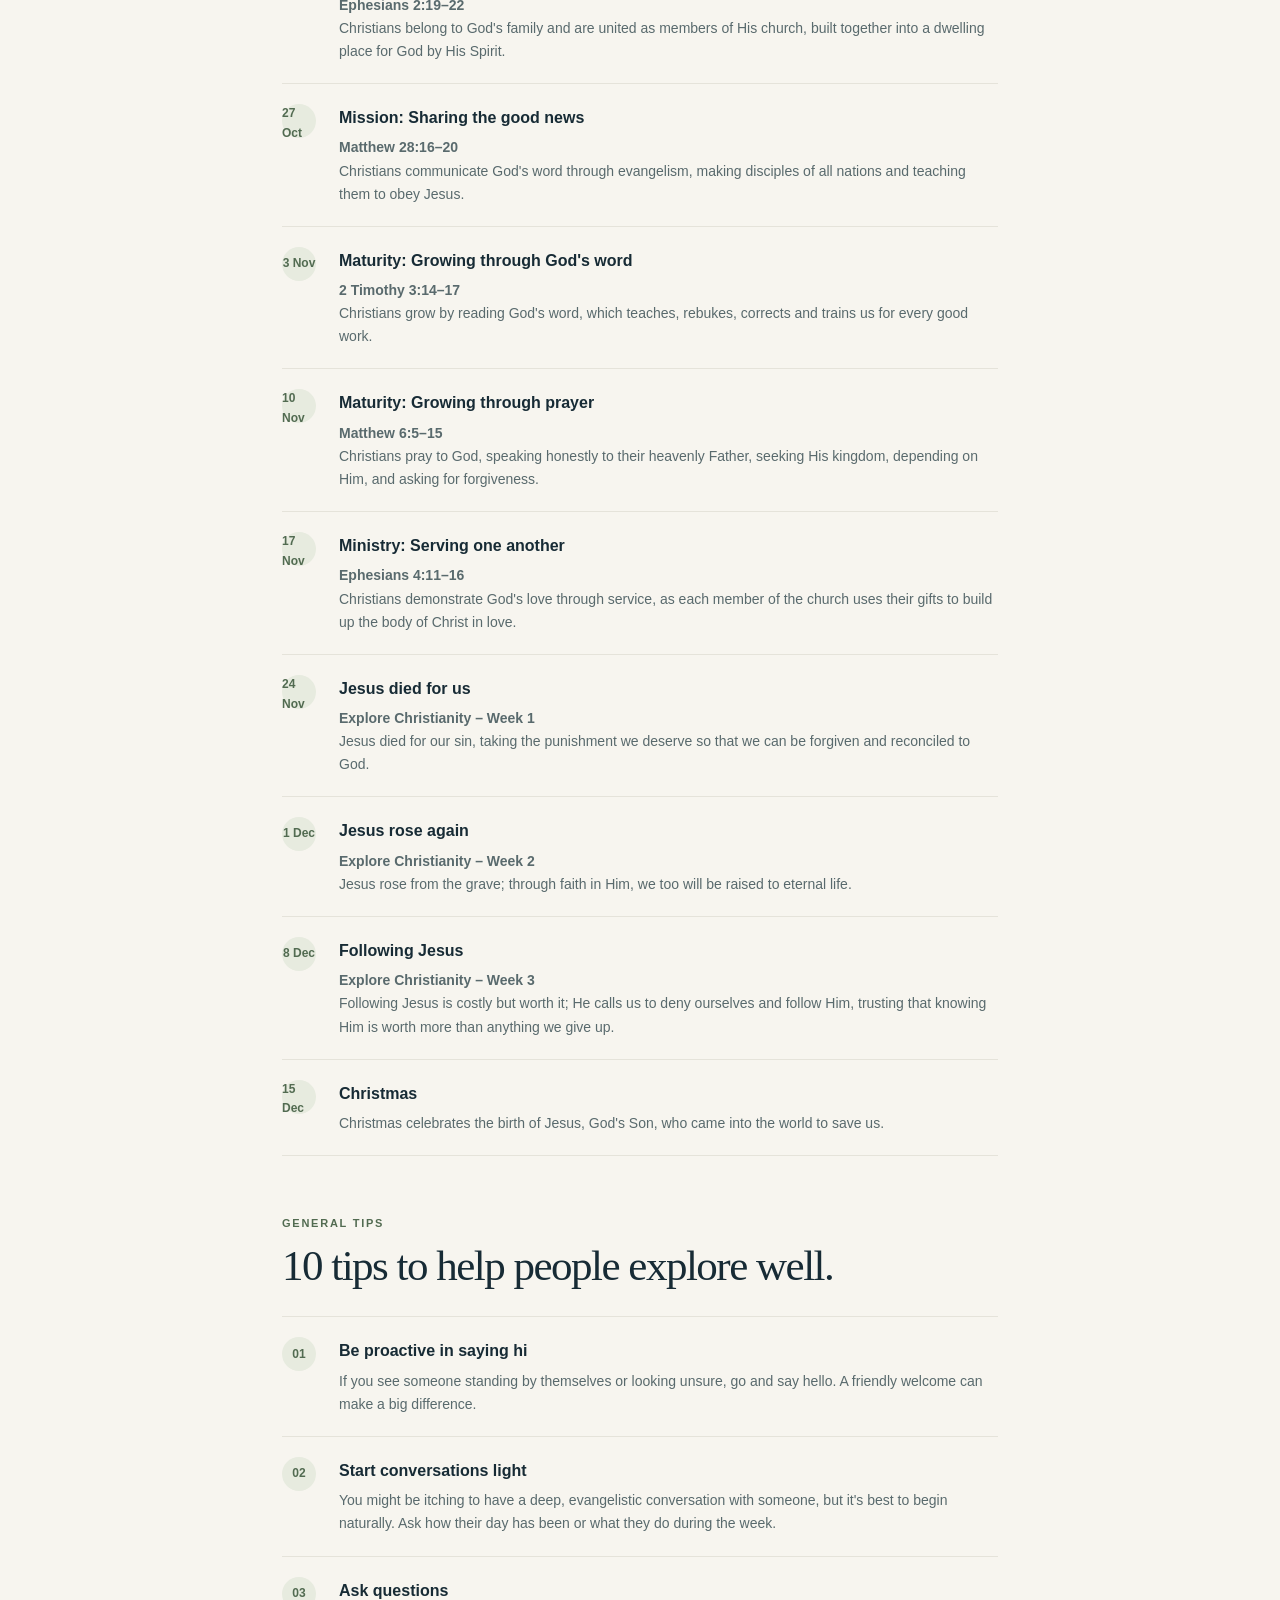
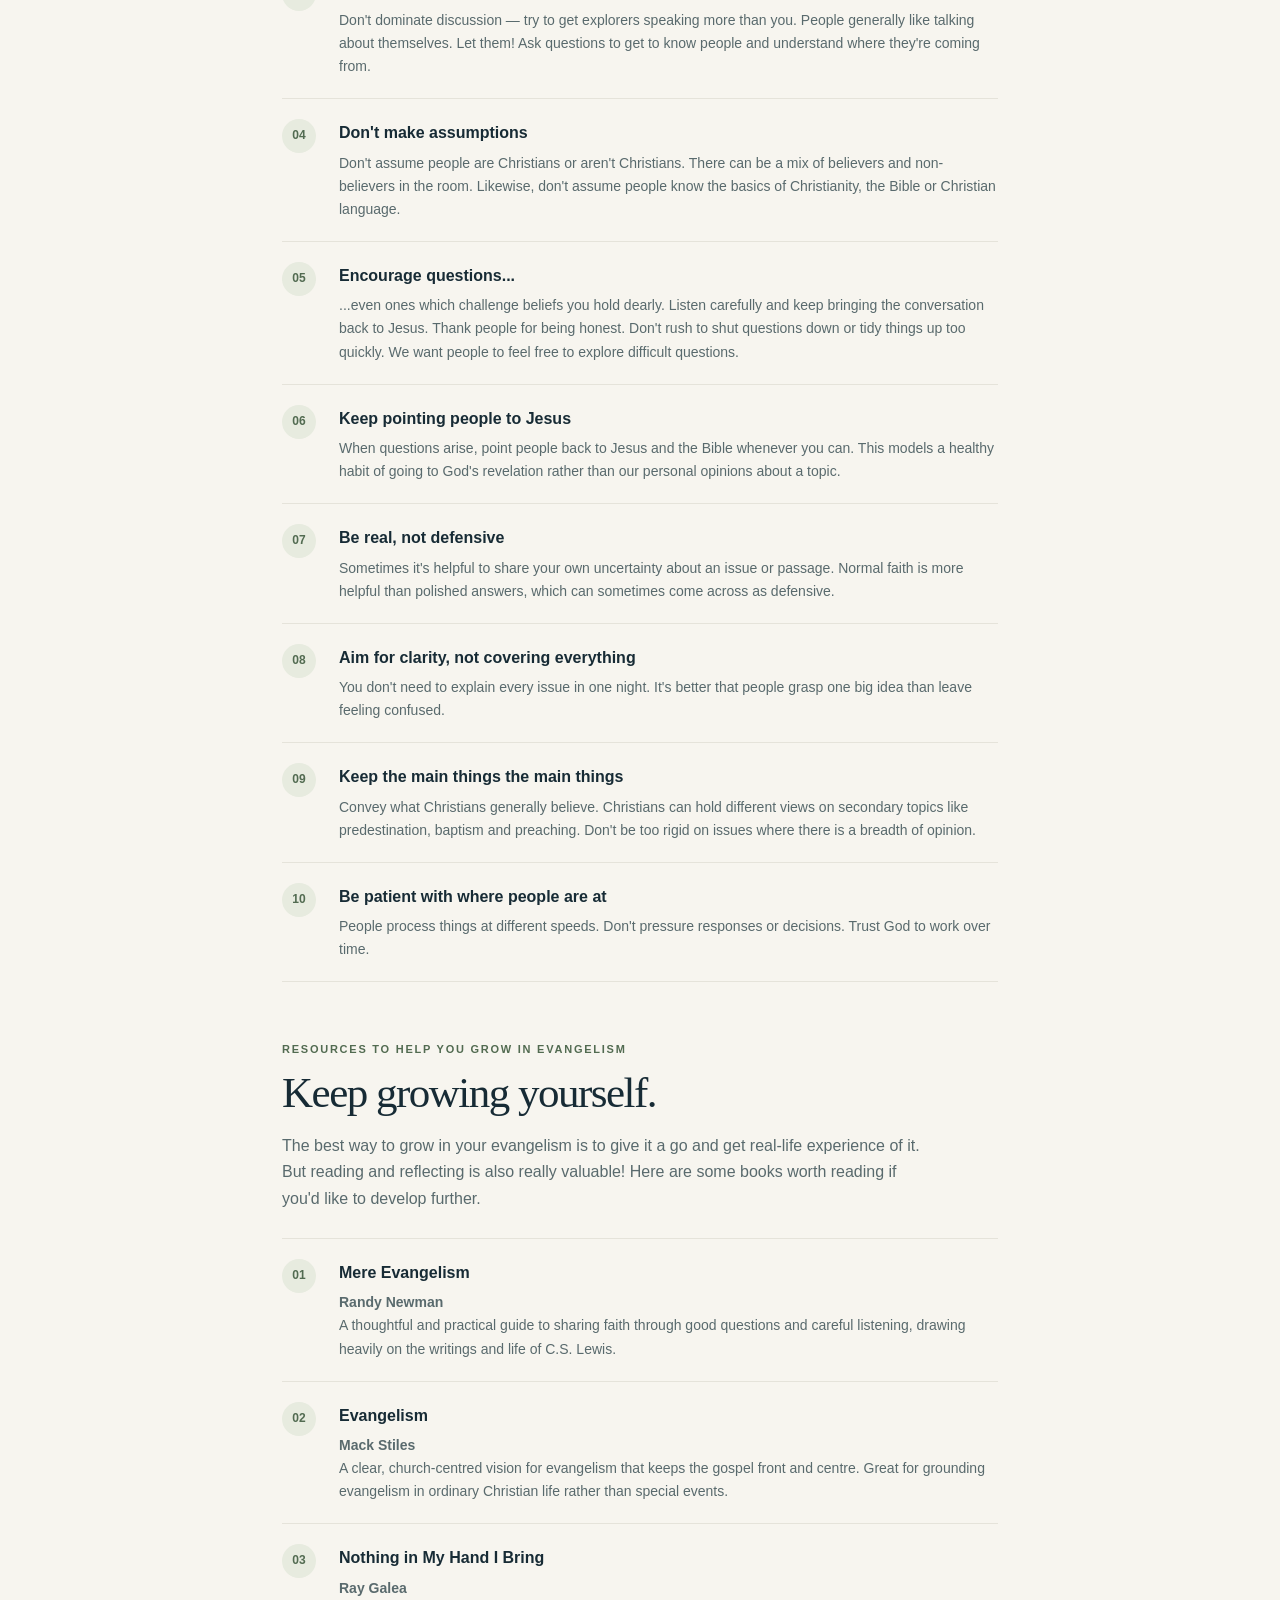
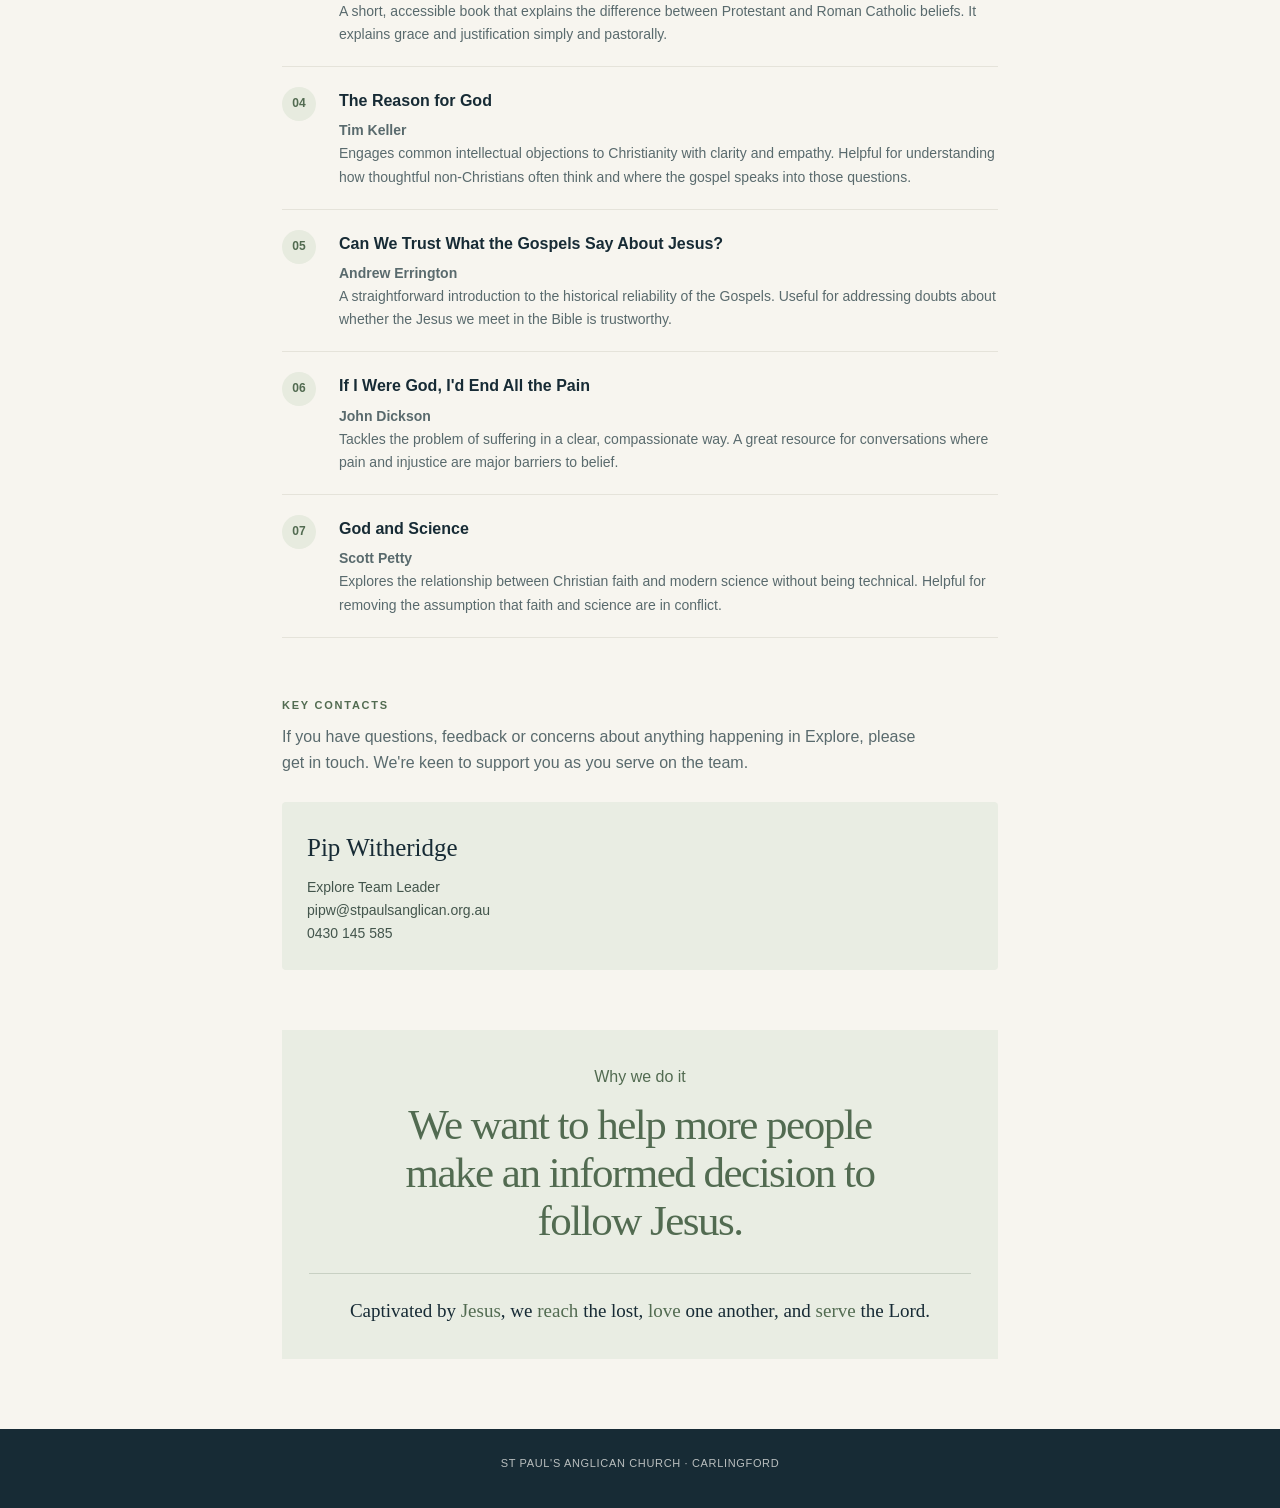
<file: role-descriptions/explore-team/index.html>
<!DOCTYPE html>
<html lang="en">
<head>
  <meta charset="UTF-8">
  <meta name="viewport" content="width=device-width, initial-scale=1">
  <meta name="theme-color" content="#172b35">
  <title>Explore Team (Tues Nights)</title>
  <link rel="stylesheet" href="../style.css">
</head>
<body>
  <div class="page">
    <header class="hero">
      <div class="hero-inner">
        <div class="topline">
          <div class="brand">St Paul's</div>
          <div class="brow">Explore Team (Tues Nights)</div>
        </div>
        <h1>Help people<br><span>explore the gospel</span></h1>
        <p class="hero-copy">At St Paul's, we want to help as many people as possible explore Christianity so they can make an informed decision about following Jesus. As an Explore Team Member, you'll help make that happen.</p>
      </div>
    </header>

    <main>

      <section id="contents-section">
          <div class="section-label">Contents</div>
            <p><a href="#the-big-picture">The big picture ></a></p>
            <p><a href="#what-is-explore-team">What does the Explore Team do? ></a></p>
            <p><a href="#what-youll-do">What you'll do ></a></p>
            <p><a href="#weekly-lesson-content">Weekly lesson content ></a></p>
            <p><a href="#general-tips">General tips ></a></p>
            <p><a href="#growing-in-evangelism">Growing in evangelism ></a></p>
            <p><a href="#key-contacts">Key contacts ></a></p>
            <p><a href="#why-we-do-it">Why we do it ></a></p>
      </section>

      <section id="the-big-picture">
        <div class="section-label">The big picture</div>
        <h2>A welcoming place to explore.</h2>
        <p class="lead">We want people to feel they can explore the claims of Christianity, whatever their background or level of understanding. By providing a regular context where non-believers can explore Christianity, we hope to see an increasing number of people make an informed decision to follow Jesus.</p>
        </section>

      <section id="what-is-explore-team">
        <div class="section-label">What does the Explore Team do?</div>
        <p class="lead">The Explore Team runs two related ministries: Explore Christianity and Bible Explorers Groups.</p>
        <br>
        <p class="lead"><strong>Explore Christianity</strong> is a three-week course that covers the basics of Christianity. It runs once each term. We make it different each time so that people who have attended before can attend again (the gospel message stays the same; the Bible passages and illustrations change).</p>
        <br>
        <p class="lead"><strong>Bible Explorers Group</strong> is not a course, but a community that caters for people who want to keep exploring when Explore Christianity is not running. Currently we have a Bible Explorers Group that meets weekly on Tuesday nights during the school term, and one which meets weekly within our Wednesday Women ministry. In the future we'd love to provide more Bible Explorers Groups in a variety of timeslots for a variety of demographics. Members of Bible Explorers Groups are encouraged to attend Explore Christianity each time it runs.</p>
        <br>
        <p class="lead">Each Explore Christianity session and each Bible Explorers Group meeting are made up of a few ingredients: time exploring an aspect of Christian belief, guided discussion, and space to ask questions.</p>
      </section>

      <section id="what-youll-do">
        <div class="section-label">What you'll do</div>
        <p class="lead">You'll be part of a team helping people explore Christianity through casual conversations and guided discussion. Your role is to help create a welcoming environment and encourage people to engage with the Bible and the big questions of life and faith.</p>
        <div class="steps">
          <div class="step">
            <div class="number">01</div>
            <div>
              <h3>Pray</h3>
              <p>Pray during the week for the people who come along, that God would help them see Jesus clearly.</p>
            </div>
          </div>
          <div class="step">
            <div class="number">02</div>
            <div>
              <h3>Help with logistics</h3>
              <p>Arrive on time (7pm) on Tuesdays to help set up. The team will often be done setting up 10-15mins before explorers arrive—but that's good. We want guests to turn up to a space where there are already people chatting.</p>
            </div>
          </div>
          <div class="step">
            <div class="number">03</div>
            <div>
              <h3>Join the discussion</h3>
              <p>Take part in discussion time, helping people engage with Bible passages and think through what Christians believe.</p>
            </div>
          </div>
          <div class="step">
            <div class="number">04</div>
            <div>
              <h3>Support one another</h3>
              <p>Help with practical tasks like setup, food, seating and pack down. Communicate with the team, share any pastoral concerns and take part in opportunities to reflect and pray together.</p>
            </div>
          </div>
        </div>
        <div class="support">
          <h3>You don't need to have all the answers.</h3>
          <p>People will ask difficult questions, and sometimes you won't know what to say. That's okay! Be genuine, patient and non-defensive. We want to model a healthy habit of going back to the Bible rather than relying on our own opinions. Trust God to work in people's lives over time.</p>
        </div>
        <div class="support">
          <h3>You don't need to join another Growth Group.</h3>
          <p>Being an Explore team member is similar to being a Growth Group leader in some ways. You are welcome to join another Growth Group as well if you would like to, but this is not a requirement. We don't pray together during our regular Explorer gatherings so that people who don't believe in prayer feel comfortable participating. To help us grow spiritually as a team, we'll meet separately at the end of each term to reflect on the Bible and pray together.</p>
        </div>
      </section>

       <section id="weekly-lesson-content">
        <div class="section-label">Weekly lesson content</div>
        <h2>What we'll be exploring.</h2>
        <p class="lead">Below are the passages and big ideas for Term 4, 2026.</p>

        <div class="steps">
          <div class="step">
            <div class="number">13 Oct</div>
            <div>
              <h3>Magnification: Loving God</h3>
              <p><strong>Psalm 116</strong></p>
              <p>Christians love God because He loves us, hears us, and rescues us from death.</p>
            </div>
          </div>
          <div class="step">
            <div class="number">20 Oct</div>
            <div>
              <h3>Membership: Being part of God's family</h3>
              <p><strong>Ephesians 2:19–22</strong></p>
              <p>Christians belong to God's family and are united as members of His church, built together into a dwelling place for God by His Spirit.</p>
            </div>
          </div>
          <div class="step">
            <div class="number">27 Oct</div>
            <div>
              <h3>Mission: Sharing the good news</h3>
              <p><strong>Matthew 28:16–20</strong></p>
              <p>Christians communicate God's word through evangelism, making disciples of all nations and teaching them to obey Jesus.</p>
            </div>
          </div>
          <div class="step">
            <div class="number">3 Nov</div>
            <div>
              <h3>Maturity: Growing through God's word</h3>
              <p><strong>2 Timothy 3:14–17</strong></p>
              <p>Christians grow by reading God's word, which teaches, rebukes, corrects and trains us for every good work.</p>
            </div>
          </div>
          <div class="step">
            <div class="number">10 Nov</div>
            <div>
              <h3>Maturity: Growing through prayer</h3>
              <p><strong>Matthew 6:5–15</strong></p>
              <p>Christians pray to God, speaking honestly to their heavenly Father, seeking His kingdom, depending on Him, and asking for forgiveness.</p>
            </div>
          </div>
          <div class="step">
            <div class="number">17 Nov</div>
            <div>
              <h3>Ministry: Serving one another</h3>
              <p><strong>Ephesians 4:11–16</strong></p>
              <p>Christians demonstrate God's love through service, as each member of the church uses their gifts to build up the body of Christ in love.</p>
            </div>
          </div>
          <div class="step">
            <div class="number">24 Nov</div>
            <div>
              <h3>Jesus died for us</h3>
              <p><strong>Explore Christianity – Week 1</strong></p>
              <p>Jesus died for our sin, taking the punishment we deserve so that we can be forgiven and reconciled to God.</p>
            </div>
          </div>
          <div class="step">
            <div class="number">1 Dec</div>
            <div>
              <h3>Jesus rose again</h3>
              <p><strong>Explore Christianity – Week 2</strong></p>
              <p>Jesus rose from the grave; through faith in Him, we too will be raised to eternal life.</p>
            </div>
          </div>
          <div class="step">
            <div class="number">8 Dec</div>
            <div>
              <h3>Following Jesus</h3>
              <p><strong>Explore Christianity – Week 3</strong></p>
              <p>Following Jesus is costly but worth it; He calls us to deny ourselves and follow Him, trusting that knowing Him is worth more than anything we give up.</p>
            </div>
          </div>
          <div class="step">
            <div class="number">15 Dec</div>
            <div>
              <h3>Christmas</h3>
              <p>Christmas celebrates the birth of Jesus, God's Son, who came into the world to save us.</p>
            </div>
          </div>
        </div>
      </section>

      <section id="general-tips">
        <div class="section-label">General tips</div>
        <h2>10 tips to help people explore well.</h2>
        <div class="steps">
          <div class="step">
            <div class="number">01</div>
            <div>
              <h3>Be proactive in saying hi</h3>
              <p>If you see someone standing by themselves or looking unsure, go and say hello. A friendly welcome can make a big difference.</p>
            </div>
          </div>
          <div class="step">
            <div class="number">02</div>
            <div>
              <h3>Start conversations light</h3>
              <p>You might be itching to have a deep, evangelistic conversation with someone, but it's best to begin naturally. Ask how their day has been or what they do during the week.</p>
            </div>
          </div>
          <div class="step">
            <div class="number">03</div>
            <div>
              <h3>Ask questions</h3>
              <p>Don't dominate discussion — try to get explorers speaking more than you. People generally like talking about themselves. Let them! Ask questions to get to know people and understand where they're coming from.</p>
            </div>
          </div>
          <div class="step">
            <div class="number">04</div>
            <div>
              <h3>Don't make assumptions</h3>
              <p>Don't assume people are Christians or aren't Christians. There can be a mix of believers and non-believers in the room. Likewise, don't assume people know the basics of Christianity, the Bible or Christian language.</p>
            </div>
          </div>
          <div class="step">
            <div class="number">05</div>
            <div>
              <h3>Encourage questions...</h3>
              <p>...even ones which challenge beliefs you hold dearly. Listen carefully and keep bringing the conversation back to Jesus. Thank people for being honest. Don't rush to shut questions down or tidy things up too quickly. We want people to feel free to explore difficult questions.</p>
            </div>
          </div>
          <div class="step">
            <div class="number">06</div>
            <div>
              <h3>Keep pointing people to Jesus</h3>
              <p>When questions arise, point people back to Jesus and the Bible whenever you can. This models a healthy habit of going to God's revelation rather than our personal opinions about a topic.</p>
            </div>
          </div>
          <div class="step">
            <div class="number">07</div>
            <div>
              <h3>Be real, not defensive</h3>
              <p>Sometimes it's helpful to share your own uncertainty about an issue or passage. Normal faith is more helpful than polished answers, which can sometimes come across as defensive.</p>
            </div>
          </div>
          <div class="step">
            <div class="number">08</div>
            <div>
              <h3>Aim for clarity, not covering everything</h3>
              <p>You don't need to explain every issue in one night. It's better that people grasp one big idea than leave feeling confused.</p>
            </div>
          </div>
          <div class="step">
            <div class="number">09</div>
            <div>
              <h3>Keep the main things the main things</h3>
              <p>Convey what Christians generally believe. Christians can hold different views on secondary topics like predestination, baptism and preaching. Don't be too rigid on issues where there is a breadth of opinion.</p>
            </div>
          </div>
          <div class="step">
            <div class="number">10</div>
            <div>
              <h3>Be patient with where people are at</h3>
              <p>People process things at different speeds. Don't pressure responses or decisions. Trust God to work over time.</p>
            </div>
          </div>
        </div>
      </section>

      <section id="growing-in-evangelism">
        <div class="section-label">Resources to help you grow in evangelism</div>
        <h2>Keep growing yourself.</h2>
        <p class="lead">The best way to grow in your evangelism is to give it a go and get real-life experience of it. But reading and reflecting is also really valuable! Here are some books worth reading if you'd like to develop further.</p>

        <div class="steps">
          <div class="step">
            <div class="number">01</div>
            <div>
              <h3>Mere Evangelism</h3>
              <p><strong>Randy Newman</strong></p>
              <p>A thoughtful and practical guide to sharing faith through good questions and careful listening, drawing heavily on the writings and life of C.S. Lewis.</p>
            </div>
          </div>
          <div class="step">
            <div class="number">02</div>
            <div>
              <h3>Evangelism</h3>
              <p><strong>Mack Stiles</strong></p>
              <p>A clear, church-centred vision for evangelism that keeps the gospel front and centre. Great for grounding evangelism in ordinary Christian life rather than special events.</p>
            </div>
          </div>
          <div class="step">
            <div class="number">03</div>
            <div>
              <h3>Nothing in My Hand I Bring</h3>
              <p><strong>Ray Galea</strong></p>
              <p>A short, accessible book that explains the difference between Protestant and Roman Catholic beliefs. It explains grace and justification simply and pastorally.</p>
            </div>
          </div>
          <div class="step">
            <div class="number">04</div>
            <div>
              <h3>The Reason for God</h3>
              <p><strong>Tim Keller</strong></p>
              <p>Engages common intellectual objections to Christianity with clarity and empathy. Helpful for understanding how thoughtful non-Christians often think and where the gospel speaks into those questions.</p>
            </div>
          </div>
          <div class="step">
            <div class="number">05</div>
            <div>
              <h3>Can We Trust What the Gospels Say About Jesus?</h3>
              <p><strong>Andrew Errington</strong></p>
              <p>A straightforward introduction to the historical reliability of the Gospels. Useful for addressing doubts about whether the Jesus we meet in the Bible is trustworthy.</p>
            </div>
          </div>
          <div class="step">
            <div class="number">06</div>
            <div>
              <h3>If I Were God, I'd End All the Pain</h3>
              <p><strong>John Dickson</strong></p>
              <p>Tackles the problem of suffering in a clear, compassionate way. A great resource for conversations where pain and injustice are major barriers to belief.</p>
            </div>
          </div>
          <div class="step">
            <div class="number">07</div>
            <div>
              <h3>God and Science</h3>
              <p><strong>Scott Petty</strong></p>
              <p>Explores the relationship between Christian faith and modern science without being technical. Helpful for removing the assumption that faith and science are in conflict.</p>
            </div>
          </div>
        </div>
      </section>

      <section id="key-contacts">
        <div class="section-label">Key contacts</div>
        <p class="lead">If you have questions, feedback or concerns about anything happening in Explore, please get in touch. We're keen to support you as you serve on the team.</p>
        <div class="support">
          <h3>Pip Witheridge</h3>
          <p>Explore Team Leader</p>
          <p>pipw@stpaulsanglican.org.au</p>
          <p>0430 145 585</p>
        </div>
      </section>

      <section class="closing" id="why-we-do-it">
        <div>Why we do it</div>
        <h2>We want to help more people make an informed decision to follow Jesus.</h2>
        <div class="mission">Captivated by <strong>Jesus</strong>, we <strong>reach</strong> the lost, <strong>love</strong> one another, and <strong>serve</strong> the Lord.</div>
      </section>
    </main>

    <footer>
      ST PAUL'S ANGLICAN CHURCH · CARLINGFORD
    </footer>
  </div>
</body>
</html>
</file>
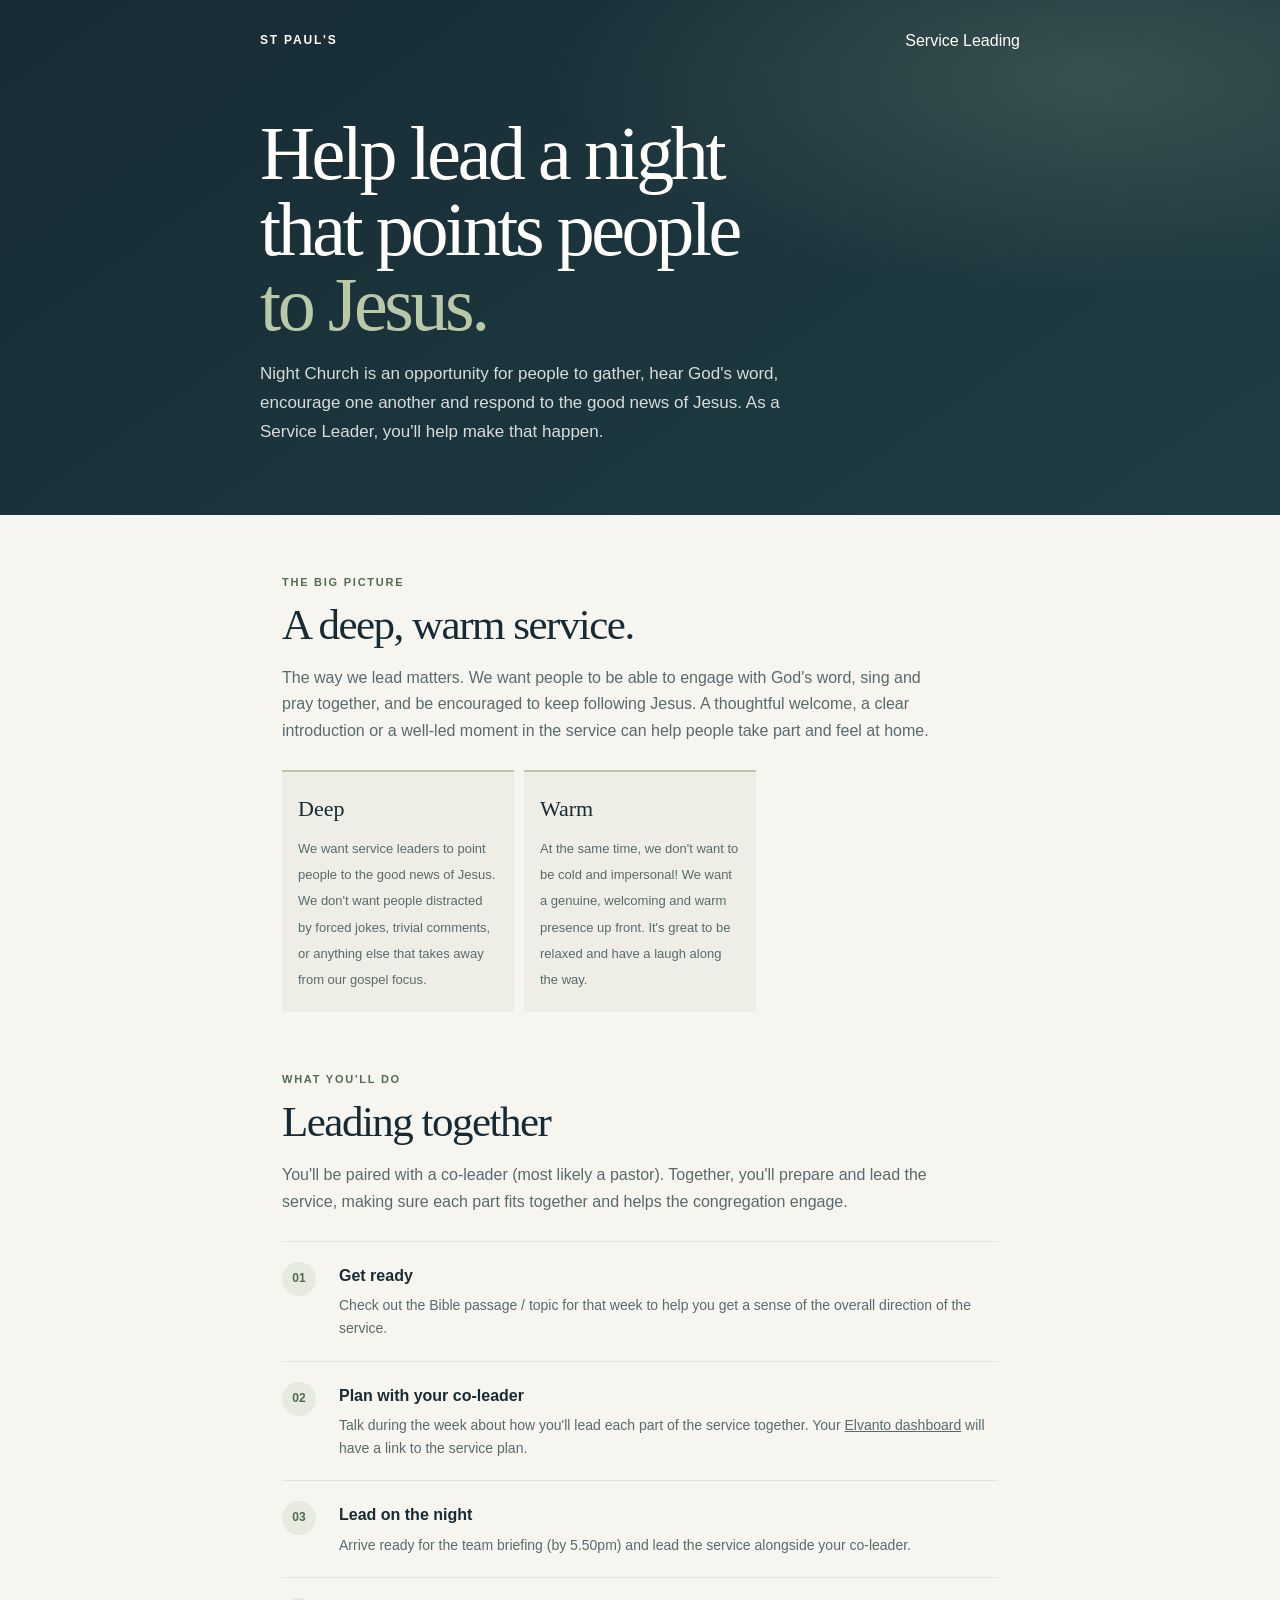
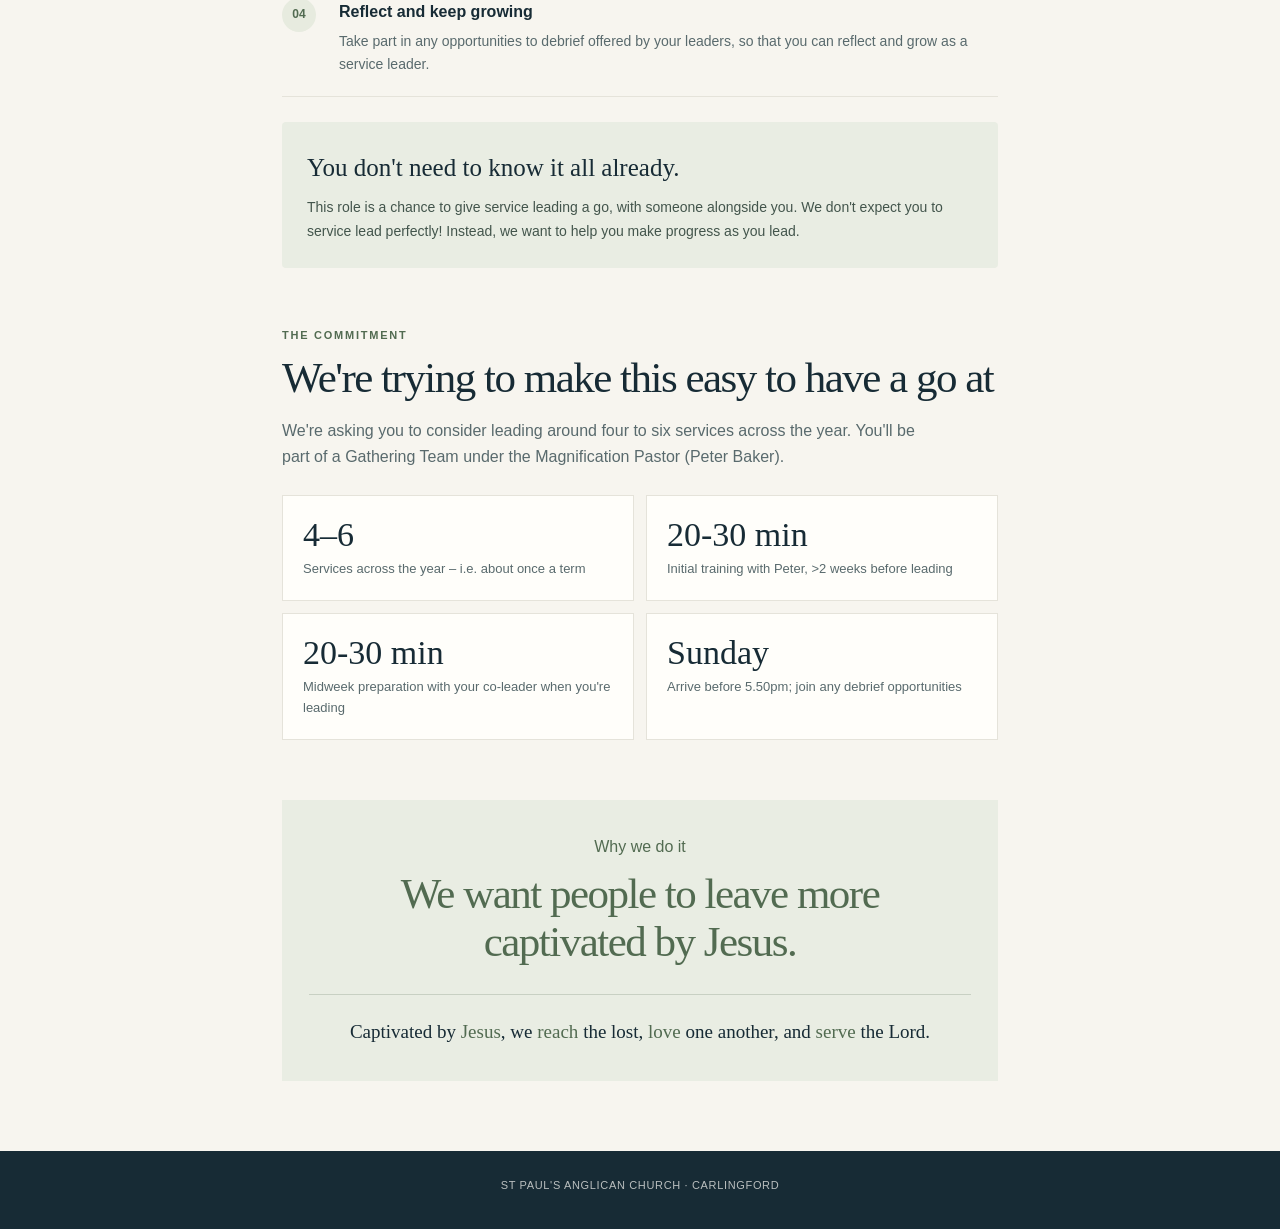
<file: role-descriptions/service-leading/index.html>
<!DOCTYPE html>
<html lang="en">
<head>
  <meta charset="UTF-8">
  <meta name="viewport" content="width=device-width, initial-scale=1">
  <meta name="theme-color" content="#172b35">
  <title>Service Leading</title>
  <link rel="stylesheet" href="../style.css">
</head>
<body>
  <div class="page">
    <header class="hero">
      <div class="hero-inner">
        <div class="topline">
          <div class="brand">St Paul's</div>
          <div class="brow">Service Leading</div>
        </div>
        <h1>Help lead a night<br>that points people<br><span>to Jesus.</span></h1>
        <p class="hero-copy">Night Church is an opportunity for people to gather, hear God's word, encourage one another and respond to the good news of Jesus. As a Service Leader, you'll help make that happen.</p>
      </div>
    </header>

    <main>
      

      <section>
        <div class="section-label">The big picture</div>
        <h2>A deep, warm service.</h2>
        <p class="lead">The way we lead matters. We want people to be able to engage with God's word, sing and pray together, and be encouraged to keep following Jesus. A thoughtful welcome, a clear introduction or a well-led moment in the service can help people take part and feel at home.</p>
        <div class="values">
          <div class="value">
            <b>Deep</b>
            <span>We want service leaders to point people to the good news of Jesus. We don't want people distracted by forced jokes, trivial comments, or anything else that takes away from our gospel focus.</span>
          </div>
          <div class="value">
            <b>Warm</b>
            <span>At the same time, we don't want to be cold and impersonal! We want a genuine, welcoming and warm presence up front. It's great to be relaxed and have a laugh along the way.</span>
          </div>
        </div>
      </section>

      <section>
        <div class="section-label">What you'll do</div>
        <h2>Leading together</h2>
        <p class="lead">You'll be paired with a co-leader (most likely a pastor). Together, you'll prepare and lead the service, making sure each part fits together and helps the congregation engage.</p>
        <div class="steps">
          <div class="step">
            <div class="number">01</div>
            <div>
              <h3>Get ready</h3>
              <p>Check out the Bible passage / topic for that week to help you get a sense of the overall direction of the service.</p>
            </div>
          </div>
          <div class="step">
            <div class="number">02</div>
            <div>
              <h3>Plan with your co-leader</h3>
              <p>Talk during the week about how you'll lead each part of the service together. Your <a href="https://spa.elvanto.com.au/admin/">Elvanto dashboard</a> will have a link to the service plan.</p>
            </div>
          </div>
          <div class="step">
            <div class="number">03</div>
            <div>
              <h3>Lead on the night</h3>
              <p>Arrive ready for the team briefing (by 5.50pm) and lead the service alongside your co-leader.</p>
            </div>
          </div>
          <div class="step">
            <div class="number">04</div>
            <div>
              <h3>Reflect and keep growing</h3>
              <p>Take part in any opportunities to debrief offered by your leaders, so that you can reflect and grow as a service leader.</p>
            </div>
          </div>
        </div>
        <div class="support">
          <h3>You don't need to know it all already.</h3>
          <p>This role is a chance to give service leading a go, with someone alongside you. We don't expect you to service lead perfectly! Instead, we want to help you make progress as you lead.</p>
        </div>
      </section>

      <section>
        <div class="section-label">The commitment</div>
        <h2>We're trying to make this easy to have a go at</h2>
        <p class="lead">We're asking you to consider leading around four to six services across the year. You'll be part of a Gathering Team under the Magnification Pastor (Peter Baker).</p>
        <div class="commitment">
          <div class="commit-card">
            <span class="big">4–6</span>
            <p>Services across the year – i.e. about once a term</p>
          </div>
          <div class="commit-card">
            <span class="big">20-30 min</span>
            <p>Initial training with Peter, >2 weeks before leading</p>
          </div>
          <div class="commit-card">
            <span class="big">20-30 min</span>
            <p>Midweek preparation with your co-leader when you're leading</p>
          </div>
          <div class="commit-card">
            <span class="big">Sunday</span>
            <p>Arrive before 5.50pm; join any debrief opportunities</p>
          </div>
        </div>
      </section>

      <section class="closing">
        <div>Why we do it</div>
        <h2>We want people to leave more captivated by Jesus.</h2>
        <div class="mission">Captivated by <strong>Jesus</strong>, we <strong>reach</strong> the lost, <strong>love</strong> one another, and <strong>serve</strong> the Lord.</div>
      </section>
    </main>

    <footer>
      ST PAUL'S ANGLICAN CHURCH · CARLINGFORD
    </footer>
  </div>
</body>
</html>
</file>
<file: role-descriptions/style.css>
:root {
      --ink: #172b35;
      --muted: #596a6d;
      --paper: #f7f5ef;
      --white: #fffefa;
      --green: #b9c9a8;
      --green-dark: #526b51;
      --line: #e5e3da;
      --serif: Georgia, "Times New Roman", serif;
      --sans: -apple-system, BlinkMacSystemFont, "Segoe UI", sans-serif;
    }

    * { box-sizing: border-box; }
    html { scroll-behavior: smooth; }
    body {
      margin: 0;
      background: var(--paper);
      color: var(--ink);
      font-family: var(--sans);
      font-size: 16px;
      line-height: 1.65;
      -webkit-font-smoothing: antialiased;
    }
    a { color: inherit; }
    .page { overflow: hidden; }
    .hero {
      position: relative;
      padding: 28px 22px 68px;
      color: var(--white);
      background:
        radial-gradient(ellipse at 85% 15%, rgba(185,201,168,.18), transparent 35%),
        linear-gradient(145deg, #172b35 0%, #203d43 100%);
    }
    .hero-inner, main, .footer-inner {
      width: min(100%, 760px);
      margin: 0 auto;
    }
    .topline {
      display: flex;
      align-items: center;
      justify-content: space-between;
      gap: 16px;
      margin-bottom: 62px;
    }
    .brand {
      font-size: 12px;
      font-weight: 750;
      letter-spacing: .15em;
      text-transform: uppercase;
    }
    .hero h1 {
      max-width: 620px;
      margin: 13px 0 18px;
      font-family: var(--serif);
      font-size: clamp(46px, 11vw, 76px);
      font-weight: 400;
      letter-spacing: -.045em;
      line-height: .99;
    }
    .hero h1 span { color: var(--green); }
    .hero-copy {
      max-width: 560px;
      margin: 0;
      color: rgba(255,254,250,.83);
      font-size: 17px;
      line-height: 1.7;
    }
    .hero-note {
      display: inline-flex;
      align-items: center;
      gap: 10px;
      margin-top: 32px;
      color: var(--green);
      font-size: 13px;
      font-weight: 650;
    }
    .hero-note::before {
      width: 28px;
      height: 1px;
      background: var(--green);
      content: "";
    }
    main { padding: 0 22px 70px; }
    .intro {
      position: relative;
      margin-top: -28px;
      padding: 30px 28px;
      border: 1px solid rgba(23,43,53,.06);
      border-radius: 5px;
      background: var(--white);
      box-shadow: 0 12px 35px rgba(23,43,53,.07);
    }
    .intro p {
      margin: 0;
      font-family: var(--serif);
      font-size: clamp(21px, 5vw, 27px);
      line-height: 1.4;
    }
    .intro strong { color: var(--green-dark); font-weight: 400; }
    section { padding-top: 58px; }
    .section-label {
      margin-bottom: 10px;
      color: var(--green-dark);
      font-size: 11px;
      font-weight: 800;
      letter-spacing: .16em;
      text-transform: uppercase;
    }
    h2 {
      margin: 0 0 16px;
      font-family: var(--serif);
      font-size: clamp(30px, 7vw, 43px);
      font-weight: 400;
      letter-spacing: -.035em;
      line-height: 1.12;
    }
    .lead {
      max-width: 650px;
      margin: 0;
      color: var(--muted);
      font-size: 16px;
    }
    .values {
      display: grid;
      grid-template-columns: repeat(3, 1fr);
      gap: 10px;
      margin-top: 26px;
    }
    .value {
      min-height: 140px;
      padding: 19px 16px;
      border-top: 2px solid var(--green);
      background: #eeeee6;
    }
    .value b {
      display: block;
      margin-bottom: 7px;
      font-family: var(--serif);
      font-size: 22px;
      font-weight: 400;
    }
    .value span { color: var(--muted); font-size: 13px; line-height: 1.5; }
    .steps { margin-top: 26px; border-top: 1px solid var(--line); }
    .step {
      display: grid;
      grid-template-columns: 42px 1fr;
      gap: 15px;
      padding: 20px 0;
      border-bottom: 1px solid var(--line);
    }
    .number {
      display: grid;
      width: 34px;
      height: 34px;
      place-items: center;
      border-radius: 50%;
      background: #e7ebdf;
      color: var(--green-dark);
      font-size: 12px;
      font-weight: 800;
    }
    .step h3 {
      margin: 1px 0 5px;
      font-size: 16px;
      font-weight: 750;
    }
    .step p { margin: 0; color: var(--muted); font-size: 14px; }
    .support {
      margin-top: 25px;
      padding: 25px;
      border-radius: 4px;
      background: #e9ede3;
    }
    .support h3 {
      margin: 0 0 8px;
      font-family: var(--serif);
      font-size: 25px;
      font-weight: 400;
    }
    .support p { margin: 0; color: #43554c; font-size: 14px; }
    .commitment {
      display: grid;
      grid-template-columns: 1fr 1fr;
      gap: 12px;
      margin-top: 24px;
    }
    .commit-card {
      padding: 20px;
      background: var(--white);
      border: 1px solid var(--line);
    }
    .commit-card .big {
      display: block;
      margin-bottom: 5px;
      font-family: var(--serif);
      font-size: 34px;
      line-height: 1.1;
    }
    .commit-card p { margin: 0; color: var(--muted); font-size: 13px; }
    .timeline {
      margin-top: 22px;
      padding: 22px 23px;
      background: var(--ink);
      color: var(--white);
      border-radius: 4px;
    }
    .timeline h3 {
      margin: 0 0 14px;
      color: var(--green);
      font-size: 11px;
      letter-spacing: .15em;
      text-transform: uppercase;
    }
    .time-row {
      display: flex;
      justify-content: space-between;
      gap: 18px;
      padding: 10px 0;
      border-top: 1px solid rgba(255,255,255,.14);
      font-size: 13px;
    }
    .time-row span:last-child { color: var(--green); text-align: right; font-weight: 650; }
    .closing {
      margin-top: 60px;
      padding: 34px 27px;
      background: #e9ede3;
      text-align: center;
    }
    .closing { color: var(--green-dark); }
    .closing h2 { margin: 10px auto 12px; max-width: 540px; }
    .closing p { max-width: 540px; margin: 0 auto; color: #526158; font-size: 14px; }
    .mission {
      margin-top: 28px;
      padding-top: 23px;
      border-top: 1px solid rgba(82,107,81,.22);
      color: var(--ink);
      font-family: var(--serif);
      font-size: 19px;
      line-height: 1.5;
    }
    .mission strong { color: var(--green-dark); font-weight: 400; }
    footer {
      padding: 25px 22px 35px;
      color: rgba(255,254,250,.7);
      background: var(--ink);
      text-align: center;
      font-size: 11px;
      letter-spacing: .06em;
    }
    @media (max-width: 520px) {
      .hero { padding: 23px 21px 60px; }
      .topline { margin-bottom: 52px; }
      main { padding-right: 18px; padding-left: 18px; }
      .intro { padding: 24px 21px; }
      .values { grid-template-columns: 1fr; gap: 8px; }
      .value { min-height: 0; padding: 16px 18px; }
      .value b { margin-bottom: 3px; }
      .commitment { grid-template-columns: 1fr 1fr; gap: 8px; }
      .commit-card { padding: 16px 13px; }
      .commit-card .big { font-size: 29px; }
      .time-row { font-size: 12px; }
      .closing { padding: 30px 20px; }
    }
    @media (prefers-reduced-motion: reduce) {
      html { scroll-behavior: auto; }
    }
</file>
